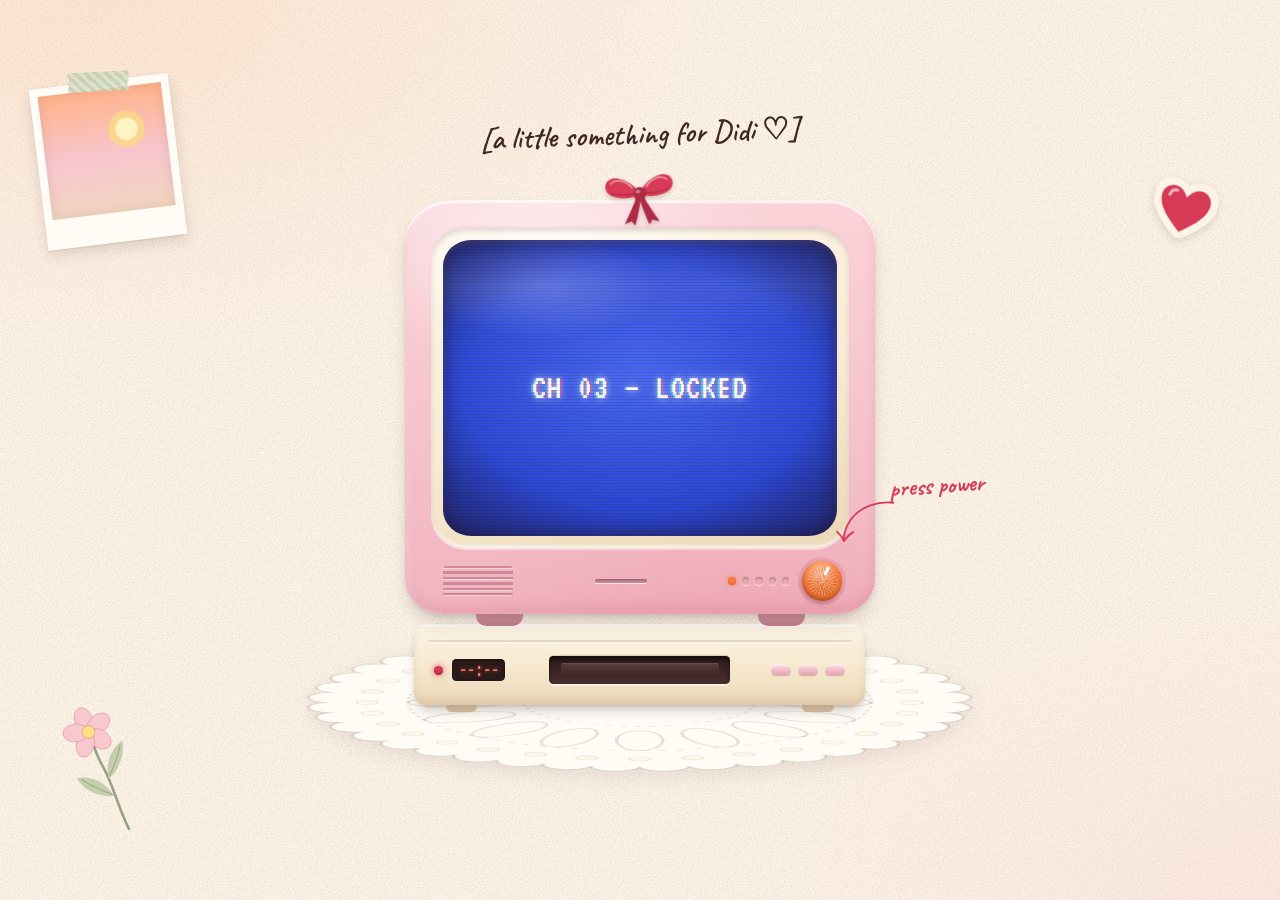
<file: index.html>
<!doctype html>
<html lang="en">
<head>
  <meta charset="utf-8">
  <meta name="viewport" content="width=device-width, initial-scale=1, viewport-fit=cover">
  <title>Didi's TV</title>
  <meta name="theme-color" content="#FFF6EA">
  <link rel="preconnect" href="https://fonts.googleapis.com">
  <link rel="preconnect" href="https://fonts.gstatic.com" crossorigin>
  <link rel="stylesheet" href="https://fonts.googleapis.com/css2?family=Bagel+Fat+One&family=Caveat:wght@400;600;700&family=Playfair+Display:ital,wght@0,400;0,600;0,700;1,400;1,600&family=Shrikhand&family=Special+Elite&family=VT323&display=swap">
  <link rel="stylesheet" href="css/base.css">
  <link rel="stylesheet" href="css/tv.css">
  <link rel="stylesheet" href="css/header.css">
  <link rel="stylesheet" href="css/lock.css">
  <link rel="stylesheet" href="css/labels.css">
  <link rel="stylesheet" href="css/shelf.css">
  <link rel="stylesheet" href="css/player.css">
  <link rel="stylesheet" href="css/credits.css">
  <link rel="stylesheet" href="css/app.css">
</head>
<body>
  <div id="app"></div>
  <div class="flash" aria-hidden="true"></div>

  <script src="js/config.js"></script>
  <script src="js/icons.js"></script>
  <script src="js/sound.js"></script>
  <script src="js/sha256.js"></script>
  <script src="js/effects.js"></script>
  <script src="js/tv.js"></script>
  <script src="js/header.js"></script>
  <script src="js/tape.js"></script>
  <script src="js/lock.js"></script>
  <script src="js/shelf.js"></script>
  <script src="js/player.js"></script>
  <script src="js/credits.js"></script>
  <script src="js/app.js"></script>
</body>
</html>
</file>
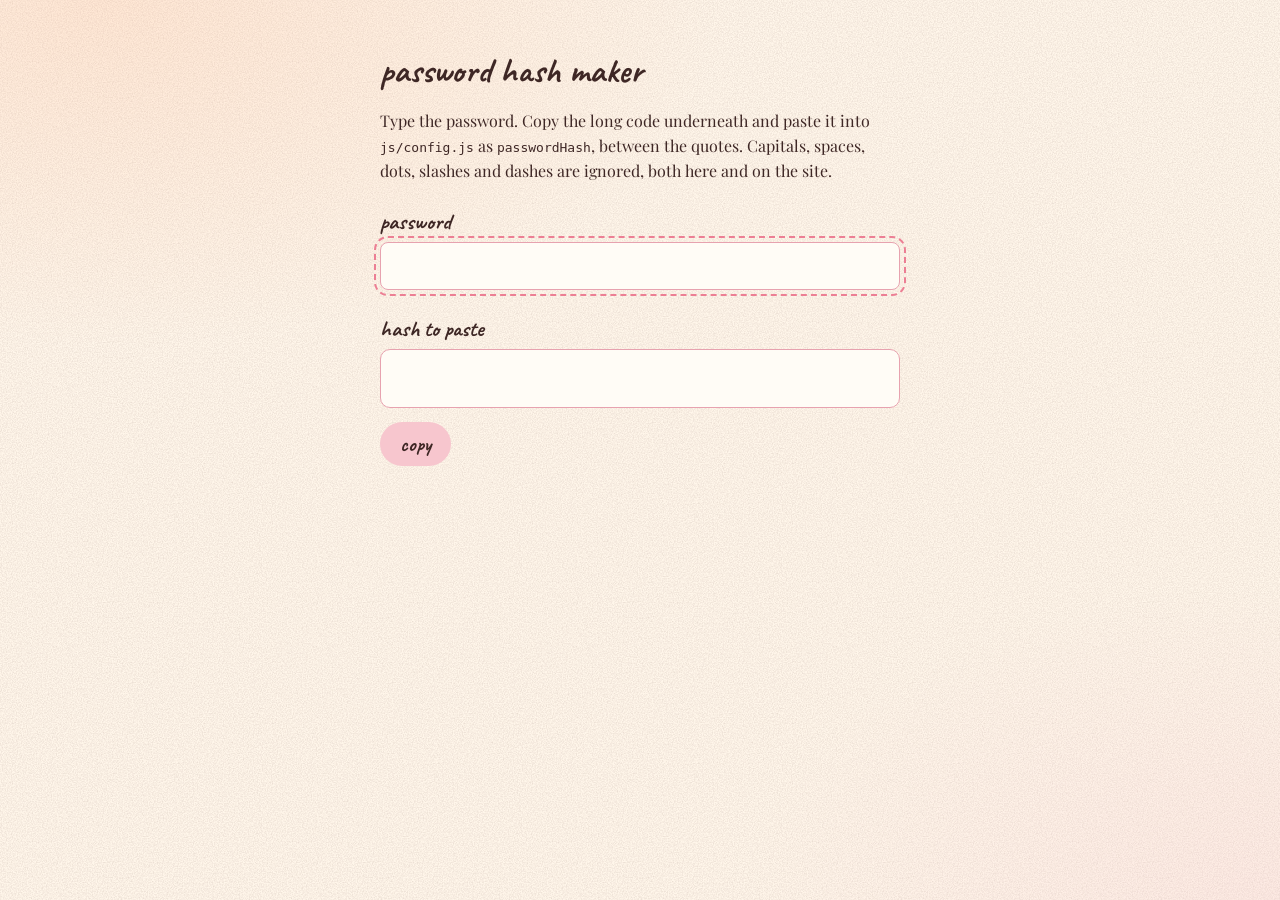
<file: tools/hash-password.html>
<!doctype html>
<html lang="en">
<head>
  <meta charset="utf-8">
  <meta name="viewport" content="width=device-width, initial-scale=1">
  <title>Password hash maker — Didi's TV</title>
  <link rel="stylesheet" href="https://fonts.googleapis.com/css2?family=Caveat:wght@600;700&family=Playfair+Display:ital@0;1&family=VT323&display=swap">
  <link rel="stylesheet" href="../css/base.css">
  <style>
    main { max-width: 560px; margin: 0 auto; padding: 48px 20px; }
    h1 { font-family: var(--font-hand); font-size: 2.2rem; margin: 0 0 8px; }
    p { font-family: var(--font-serif); line-height: 1.55; }
    label { display: block; font-family: var(--font-hand); font-size: 1.4rem; font-weight: 700; margin: 24px 0 6px; }
    input, output {
      display: block; width: 100%; padding: 12px 14px; border-radius: 10px;
      border: 1.5px solid var(--blush-deep); background: #FFFCF6;
      font-family: var(--font-osd); font-size: 1.4rem; color: var(--cocoa);
    }
    output { min-height: 3.2em; word-break: break-all; font-size: 1.15rem; }
    .cleaned { font-family: var(--font-osd); font-size: 1.2rem; color: var(--cocoa-soft); margin: 6px 0 0; }
    button {
      margin-top: 14px; min-height: 44px; padding: 6px 20px; border: 0; border-radius: 22px; cursor: pointer;
      font-family: var(--font-hand); font-size: 1.3rem; font-weight: 700; background: var(--blush);
    }
    button:hover { background: var(--rose); color: #fff; }
    .done { font-family: var(--font-hand); font-size: 1.2rem; color: var(--cherry); margin-left: 10px; }
  </style>
</head>
<body>
  <main>
    <h1>password hash maker</h1>
    <p>Type the password. Copy the long code underneath and paste it into <code>js/config.js</code> as
       <code>passwordHash</code>, between the quotes. Capitals, spaces, dots, slashes and dashes are
       ignored, both here and on the site.</p>

    <label for="pw">password</label>
    <input id="pw" type="text" autocomplete="off" autocapitalize="none" spellcheck="false">
    <p class="cleaned" id="cleaned" aria-live="polite"></p>

    <label for="hash">hash to paste</label>
    <output id="hash" for="pw"></output>
    <button type="button" id="copy">copy</button><span class="done" id="done" aria-live="polite"></span>
  </main>

  <script src="../js/sha256.js"></script>
  <script>
    (function () {
      var pw = document.getElementById("pw");
      var out = document.getElementById("hash");
      var cleaned = document.getElementById("cleaned");
      var done = document.getElementById("done");

      pw.addEventListener("input", function () {
        var clean = DidiHash.normalize(pw.value);
        cleaned.textContent = clean ? "hashed as: " + clean : "";
        if (!clean) { out.textContent = ""; return; }
        DidiHash.sha256(clean).then(function (hash) {
          if (DidiHash.normalize(pw.value) === clean) out.textContent = hash;
        });
      });

      document.getElementById("copy").addEventListener("click", function () {
        var text = out.textContent;
        if (!text) return;
        function fallback() {
          var range = document.createRange();
          range.selectNodeContents(out);
          var sel = window.getSelection();
          sel.removeAllRanges();
          sel.addRange(range);
          var ok = false;
          try { ok = document.execCommand("copy"); } catch (e) {}
          done.textContent = ok ? "copied ♡" : "selected — press Cmd+C";
        }
        if (navigator.clipboard && window.isSecureContext) {
          navigator.clipboard.writeText(text).then(function () { done.textContent = "copied ♡"; }, fallback);
        } else {
          fallback();
        }
        setTimeout(function () { done.textContent = ""; }, 2500);
      });

      pw.focus();
    })();
  </script>
</body>
</html>
</file>
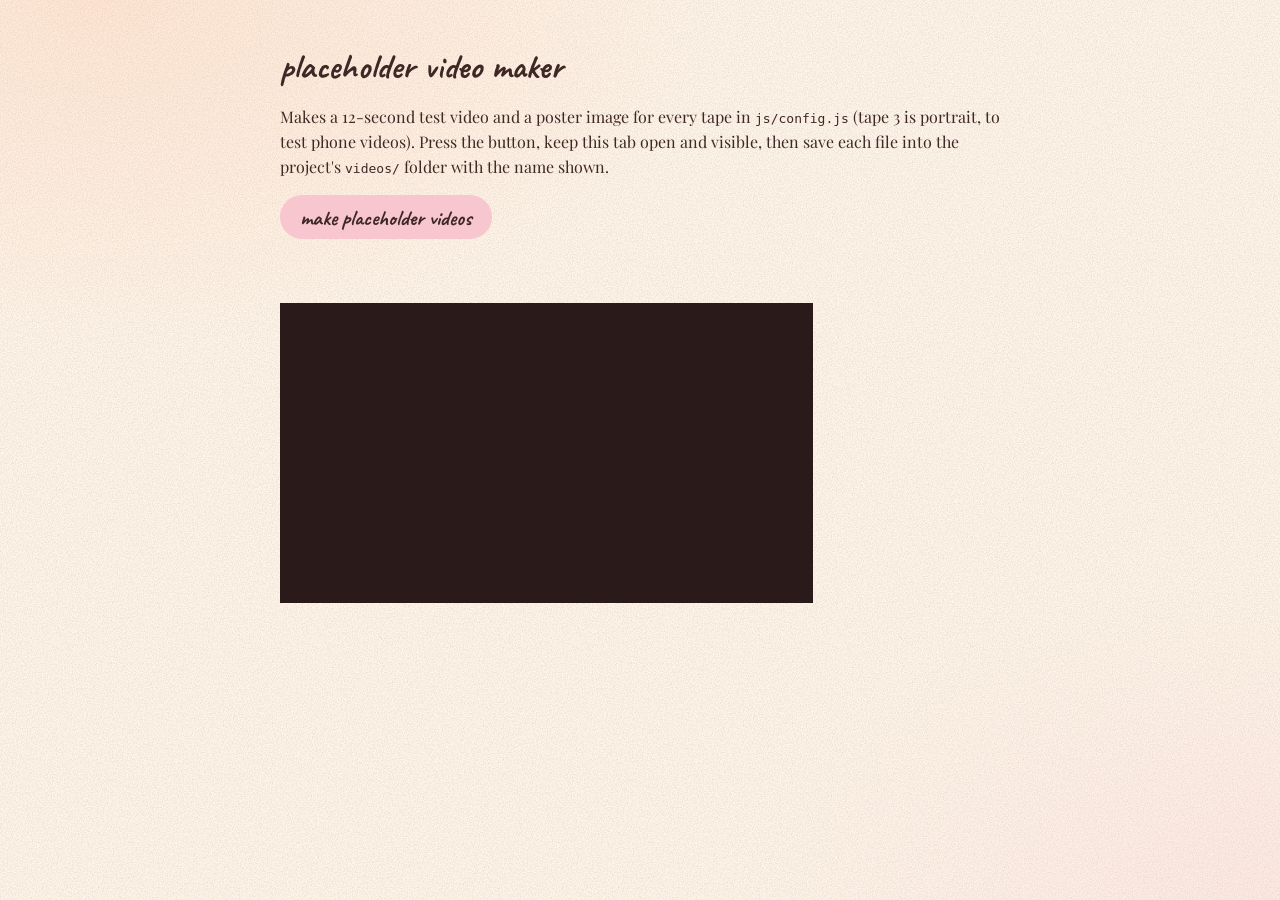
<file: tools/make-placeholders.html>
<!doctype html>
<html lang="en">
<head>
  <meta charset="utf-8">
  <meta name="viewport" content="width=device-width, initial-scale=1">
  <title>Placeholder videos — Didi's TV</title>
  <link rel="stylesheet" href="https://fonts.googleapis.com/css2?family=Caveat:wght@600;700&family=Playfair+Display:ital@0;1&family=VT323&display=swap">
  <link rel="stylesheet" href="../css/base.css">
  <style>
    main { max-width: 760px; margin: 0 auto; padding: 44px 20px 80px; }
    h1 { font-family: var(--font-hand); font-size: 2.2rem; margin: 0 0 8px; }
    p, li { font-family: var(--font-serif); line-height: 1.55; }
    button {
      min-height: 44px; padding: 6px 20px; border: 0; border-radius: 22px; cursor: pointer;
      font-family: var(--font-hand); font-size: 1.35rem; font-weight: 700; background: var(--blush);
    }
    button:hover:not(:disabled) { background: var(--rose); color: #fff; }
    button:disabled { opacity: .5; cursor: default; }
    #status { font-family: var(--font-osd); font-size: 1.3rem; margin: 16px 0; min-height: 1.5em; }
    #preview { display: block; max-width: 100%; max-height: 300px; margin: 14px 0; background: var(--cocoa-deep); }
    #files { list-style: none; padding: 0; }
    #files li { display: flex; gap: 14px; align-items: center; padding: 6px 0; border-bottom: 1px dashed var(--blush-deep); }
    #files a { font-family: var(--font-osd); font-size: 1.25rem; color: var(--cherry); }
  </style>
</head>
<body>
  <main>
    <h1>placeholder video maker</h1>
    <p>Makes a 12-second test video and a poster image for every tape in <code>js/config.js</code>
       (tape 3 is portrait, to test phone videos). Press the button, keep this tab open and visible,
       then save each file into the project's <code>videos/</code> folder with the name shown.</p>
    <button type="button" id="make">make placeholder videos</button>
    <p id="status" aria-live="polite"></p>
    <canvas id="preview" width="1280" height="720"></canvas>
    <ul id="files"></ul>
  </main>

  <script src="../js/config.js"></script>
  <script>
    (function () {
      var SECONDS = 12;
      var PORTRAIT_TAPE = 3;
      var BARS = ["#F8EBD3", "#FBDF7E", "#7FD6C9", "#9FBF7A", "#EC7F94", "#D63A55", "#2F4BD8"];
      var NOTES = [523.25, 587.33, 659.25, 783.99, 659.25, 587.33]; // a soft little loop

      function mimeType() {
        var options = ["video/mp4;codecs=avc1.42E01E,mp4a.40.2", "video/mp4", "video/webm;codecs=vp8,opus"];
        for (var i = 0; i < options.length; i++) {
          if (window.MediaRecorder && MediaRecorder.isTypeSupported(options[i])) return options[i];
        }
        return "";
      }

      function heart(ctx, x, y, s, color) {
        ctx.save();
        ctx.translate(x, y);
        ctx.scale(s / 100, s / 100);
        ctx.beginPath();
        ctx.moveTo(50, 88);
        ctx.bezierCurveTo(20, 66, 4, 48, 4, 30);
        ctx.bezierCurveTo(4, 16, 15, 6, 28, 6);
        ctx.bezierCurveTo(38, 6, 46, 12, 50, 20);
        ctx.bezierCurveTo(54, 12, 62, 6, 72, 6);
        ctx.bezierCurveTo(85, 6, 96, 16, 96, 30);
        ctx.bezierCurveTo(96, 48, 80, 66, 50, 88);
        ctx.fillStyle = color;
        ctx.fill();
        ctx.restore();
      }

      function draw(ctx, w, h, n, t) {
        var barsH = h * 0.62;
        var bw = w / BARS.length;
        BARS.forEach(function (c, i) { ctx.fillStyle = c; ctx.fillRect(Math.floor(i * bw), 0, Math.ceil(bw), barsH); });
        ctx.fillStyle = "#3E2725";
        ctx.fillRect(0, barsH, w, h - barsH);
        // warm grey ramp
        for (var i = 0; i < 8; i++) {
          var v = 40 + i * 28;
          ctx.fillStyle = "rgb(" + v + "," + Math.round(v * .93) + "," + Math.round(v * .88) + ")";
          ctx.fillRect(i * w / 8, barsH, w / 8 + 1, h * 0.06);
        }
        // center plate
        var pw = Math.min(w * 0.7, 760), ph = Math.min(h * 0.26, 220);
        var px = (w - pw) / 2, py = barsH / 2 - ph / 2;
        ctx.fillStyle = "rgba(42,26,25,.86)";
        ctx.fillRect(px, py, pw, ph);
        ctx.fillStyle = "#FFFFFF";
        ctx.textAlign = "center";
        ctx.textBaseline = "middle";
        ctx.font = Math.round(ph * 0.52) + "px VT323, monospace";
        ctx.fillText("TAPE " + n, w / 2, py + ph * 0.42);
        ctx.font = Math.round(ph * 0.17) + "px VT323, monospace";
        ctx.fillStyle = "#FBDF7E";
        ctx.fillText("PLACEHOLDER VIDEO", w / 2, py + ph * 0.8);
        // bouncing heart
        var lane = barsH + h * 0.1;
        var travel = w - 140;
        var pos = (Math.sin(t * 1.6) * 0.5 + 0.5) * travel + 20;
        heart(ctx, pos, lane, Math.min(100, h * 0.12), "#EC7F94");
        // timecode + progress
        var secs = Math.floor(t);
        var tc = "00:" + ("0" + secs).slice(-2) + ":" + ("0" + Math.floor((t % 1) * 30)).slice(-2);
        ctx.font = Math.round(Math.min(w, h) * 0.07) + "px VT323, monospace";
        ctx.fillStyle = "#FFFFFF";
        ctx.textAlign = "left";
        ctx.fillText("PLAY ▸  " + tc, 30, h - Math.min(w, h) * 0.07);
        ctx.fillStyle = "#EC7F94";
        ctx.fillRect(0, h - 10, w * Math.min(1, t / SECONDS), 10);
      }

      /* Records one placeholder. Resolves { video: Blob, poster: Blob, ext } */
      function makeOne(n, preview) {
        var portrait = n === PORTRAIT_TAPE;
        var w = portrait ? 720 : 1280, h = portrait ? 1280 : 720;
        var canvas = document.createElement("canvas");
        canvas.width = w; canvas.height = h;
        var ctx = canvas.getContext("2d");
        var pctx = preview.getContext("2d");

        var audio = new (window.AudioContext || window.webkitAudioContext)();
        var dest = audio.createMediaStreamDestination();
        var gain = audio.createGain();
        gain.gain.value = 0.06;
        gain.connect(dest);
        var osc = audio.createOscillator();
        osc.type = "sine";
        osc.connect(gain);
        var start = audio.currentTime + 0.05;
        for (var s = 0; s < SECONDS * 2; s++) {
          osc.frequency.setValueAtTime(NOTES[(s + n) % NOTES.length] / (portrait ? 2 : 1), start + s * 0.5);
        }
        osc.start(start);

        var stream = canvas.captureStream(30);
        dest.stream.getAudioTracks().forEach(function (tr) { stream.addTrack(tr); });
        var type = mimeType();
        var rec = new MediaRecorder(stream, type ? { mimeType: type, videoBitsPerSecond: 1500000 } : undefined);
        var chunks = [];
        rec.ondataavailable = function (e) { if (e.data && e.data.size) chunks.push(e.data); };

        return audio.resume().then(function () {
          return new Promise(function (resolve) {
            var poster = null;
            var t0 = performance.now();
            draw(ctx, w, h, n, 0);
            rec.start(1000);
            var timer = setInterval(function () {
              var t = (performance.now() - t0) / 1000;
              draw(ctx, w, h, n, Math.min(t, SECONDS));
              pctx.fillStyle = "#2A1A19";
              pctx.fillRect(0, 0, preview.width, preview.height);
              var sc = Math.min(preview.width / w, preview.height / h);
              pctx.drawImage(canvas, (preview.width - w * sc) / 2, (preview.height - h * sc) / 2, w * sc, h * sc);
              if (!poster && t > 2) {
                poster = "pending";
                canvas.toBlob(function (b) { poster = b; }, "image/jpeg", 0.85);
              }
              if (t >= SECONDS) {
                clearInterval(timer);
                rec.onstop = function () {
                  osc.stop(); audio.close();
                  var finish = function () {
                    if (poster === "pending" || !poster) return setTimeout(finish, 50);
                    resolve({ video: new Blob(chunks, { type: rec.mimeType || type }), poster: poster,
                              ext: /webm/.test(rec.mimeType || type) ? "webm" : "mp4" });
                  };
                  finish();
                };
                rec.stop();
              }
            }, 1000 / 30);
          });
        });
      }

      /* Makes all tapes in order. onFile(name, blob) is called for each file. */
      function makeAll(onFile, onStatus) {
        var tapes = window.DIDI_CONFIG.tapes;
        var preview = document.getElementById("preview");
        var i = 0;
        function next() {
          if (i >= tapes.length) return Promise.resolve();
          var n = tapes[i++].id;
          onStatus("recording tape " + n + " of " + tapes.length + "… (" + SECONDS + " s)");
          return makeOne(n, preview).then(function (out) {
            onFile("tape-" + n + "." + out.ext, out.video);
            onFile("tape-" + n + ".jpg", out.poster);
            return next();
          });
        }
        return document.fonts.load("80px VT323").then(next);
      }
      window.makeAllPlaceholders = makeAll;

      var list = document.getElementById("files");
      var status = document.getElementById("status");
      document.getElementById("make").addEventListener("click", function () {
        var btn = this;
        btn.disabled = true;
        list.replaceChildren();
        if (!mimeType()) { status.textContent = "This browser can't record video. Try Chrome or Safari."; btn.disabled = false; return; }
        makeAll(function (name, blob) {
          var li = document.createElement("li");
          var a = document.createElement("a");
          a.href = URL.createObjectURL(blob);
          a.download = name;
          a.textContent = "save " + name;
          var size = document.createElement("span");
          size.textContent = (blob.size / 1024 / 1024).toFixed(1) + " MB";
          li.append(a, size);
          list.appendChild(li);
        }, function (s) { status.textContent = s; }).then(function () {
          status.textContent = "done ♡ save each file into the videos/ folder";
          btn.disabled = false;
        });
      });
    })();
  </script>
</body>
</html>
</file>
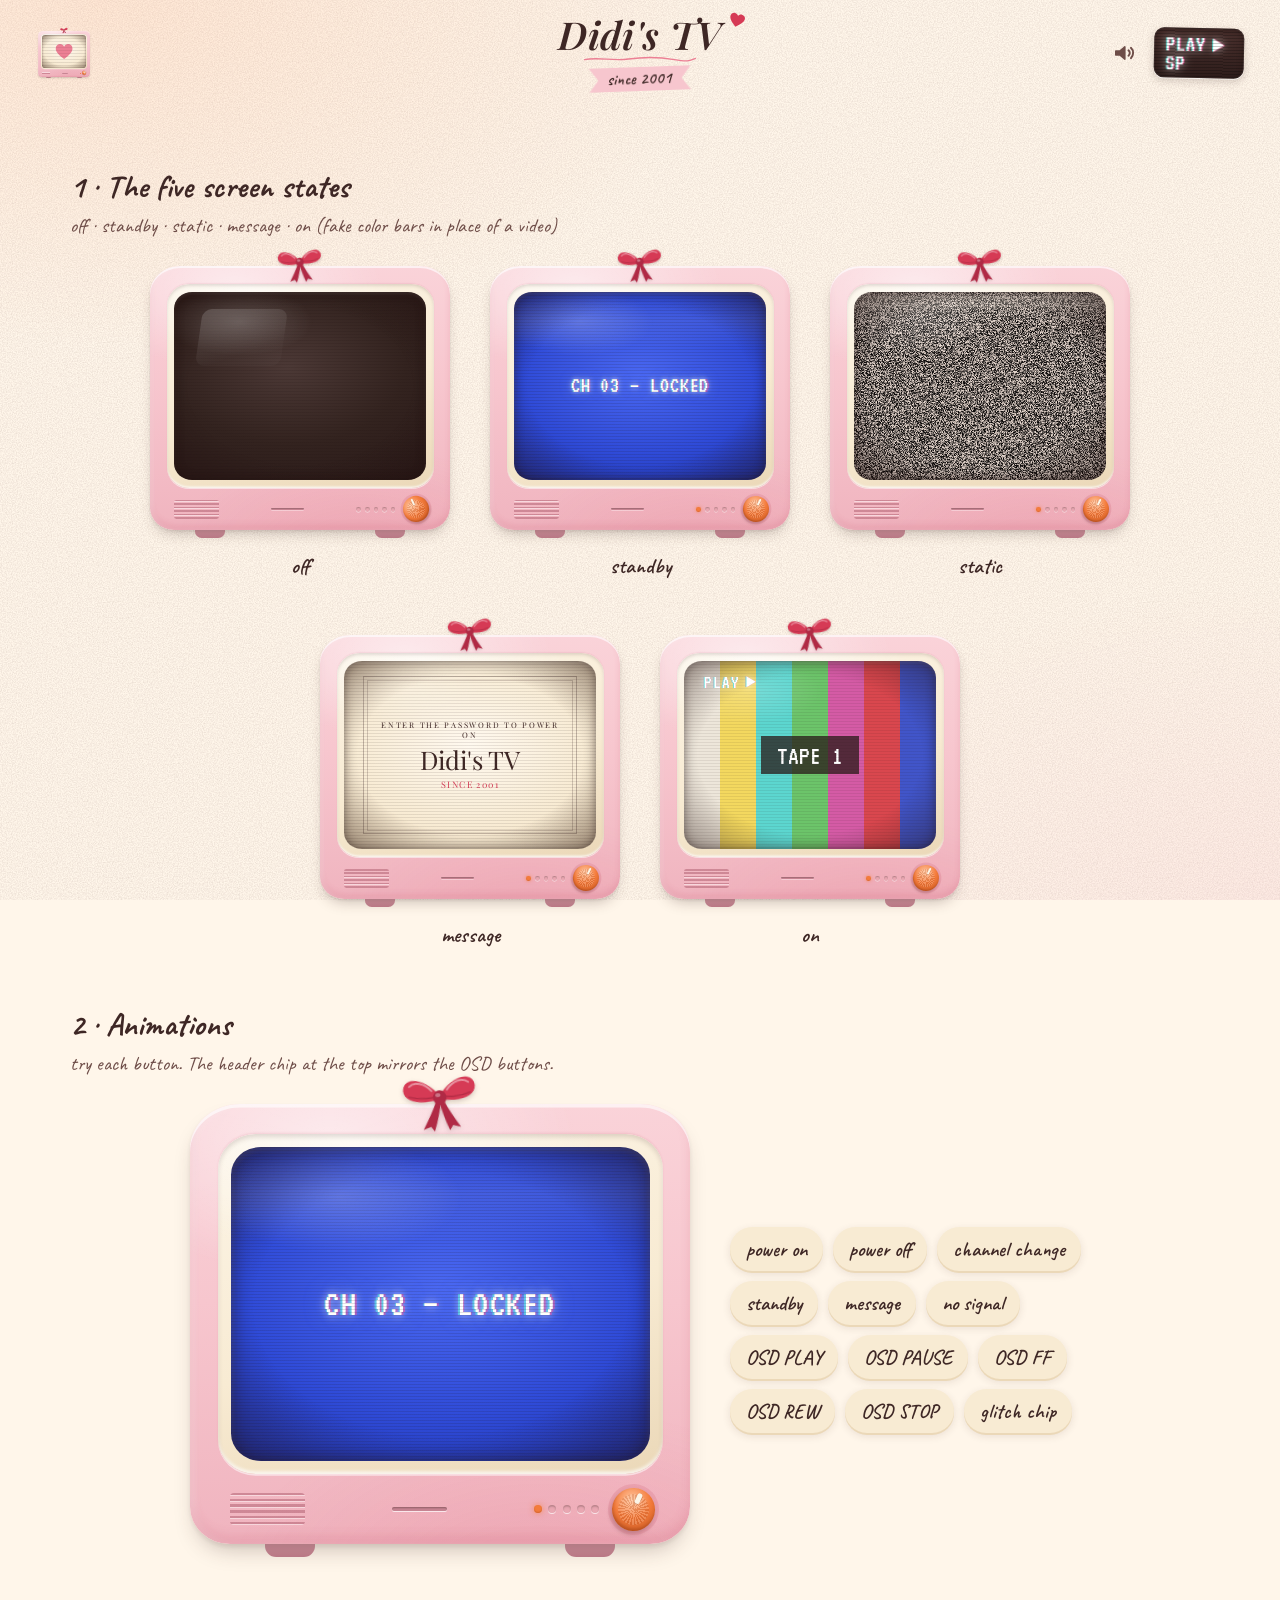
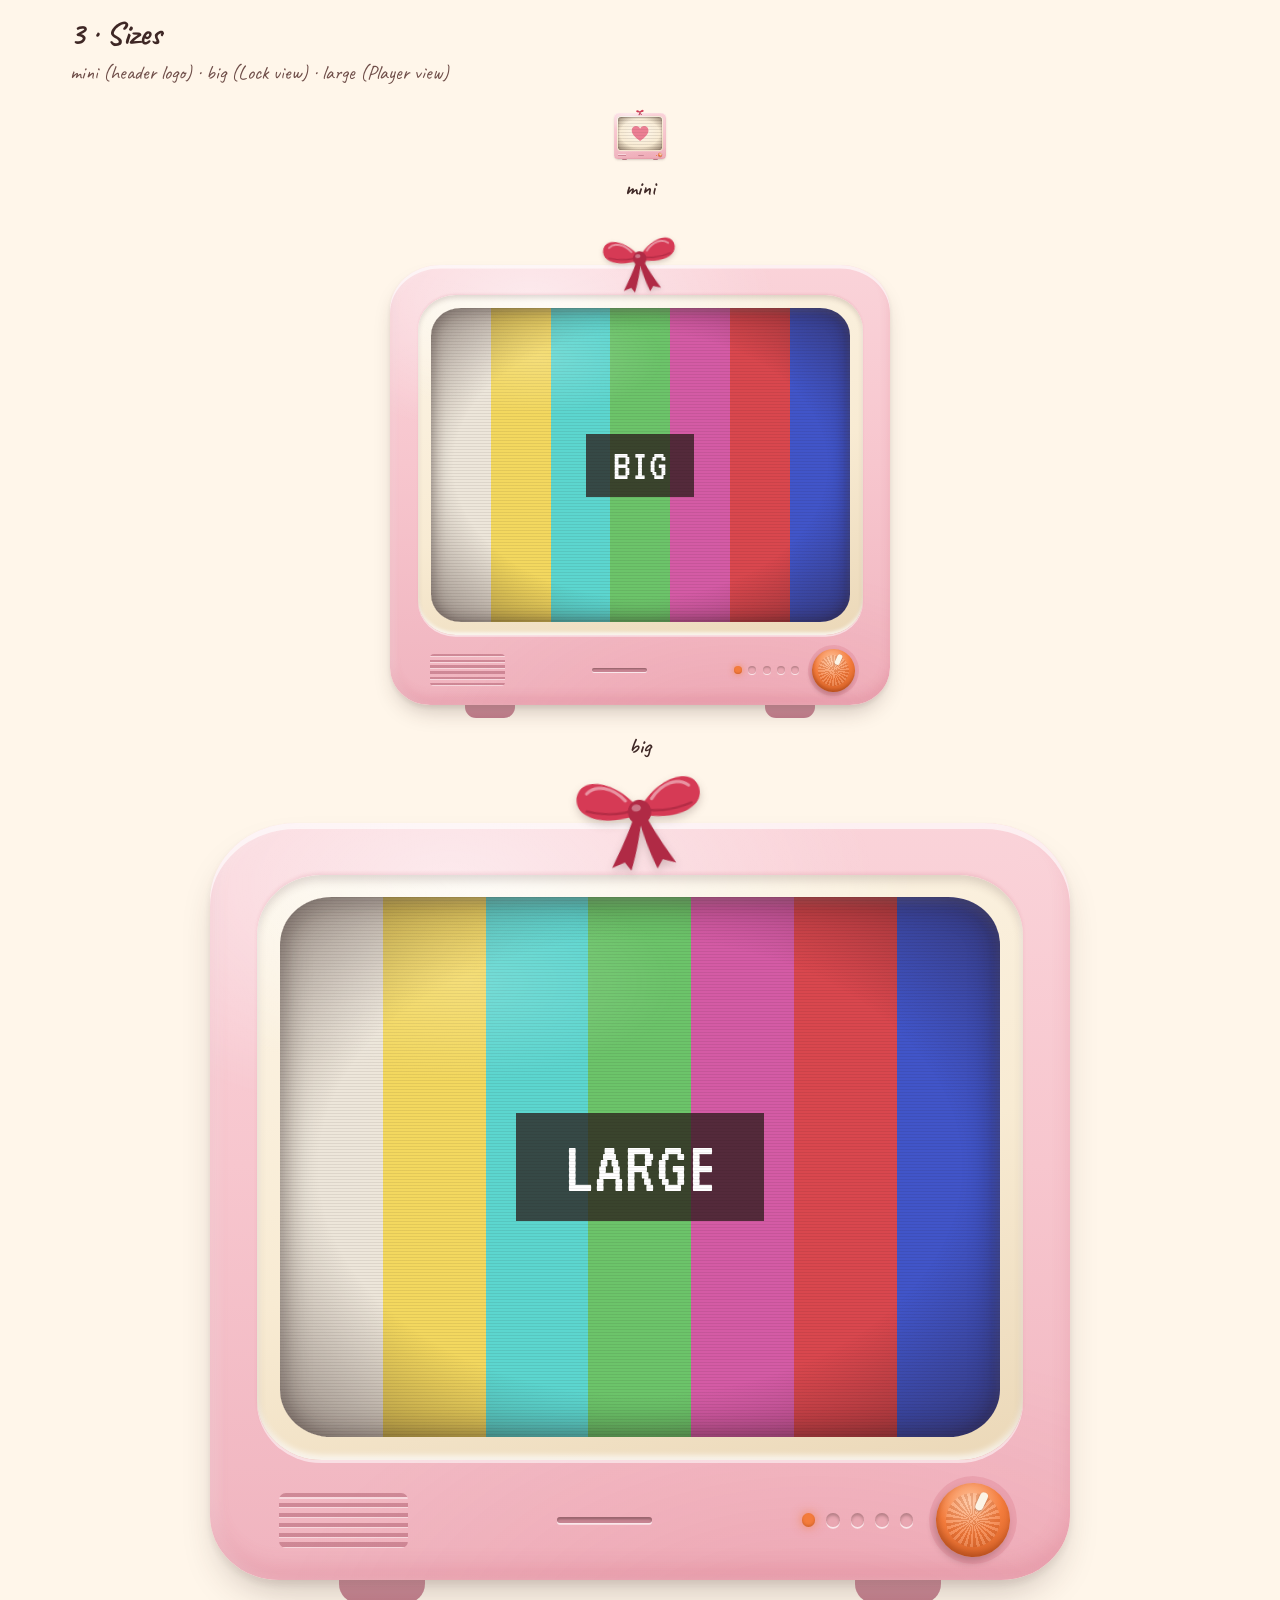
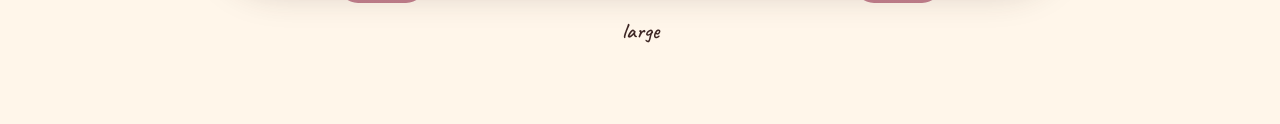
<file: tools/tv-test.html>
<!doctype html>
<html lang="en">
<head>
  <meta charset="utf-8">
  <meta name="viewport" content="width=device-width, initial-scale=1, viewport-fit=cover">
  <title>TV test page — Didi's TV</title>
  <link rel="preconnect" href="https://fonts.googleapis.com">
  <link rel="preconnect" href="https://fonts.gstatic.com" crossorigin>
  <link rel="stylesheet" href="https://fonts.googleapis.com/css2?family=Bagel+Fat+One&family=Caveat:wght@400;600;700&family=Playfair+Display:ital,wght@0,400;0,600;0,700;1,400;1,600&family=Shrikhand&family=Special+Elite&family=VT323&display=swap">
  <link rel="stylesheet" href="../css/base.css">
  <link rel="stylesheet" href="../css/tv.css">
  <link rel="stylesheet" href="../css/header.css">
  <style>
    /* Test-page-only layout — not part of the site */
    main { max-width: 1180px; margin: 0 auto; padding: 8px 20px 80px; }
    .t-section { margin-top: 56px; }
    .t-h2 { font-family: var(--font-hand); font-weight: 700; font-size: 2rem; margin: 0 0 6px; }
    .t-note { font-family: var(--font-hand); font-size: 1.25rem; margin: 0 0 28px; color: var(--cocoa-soft); }
    .t-grid { display: flex; flex-wrap: wrap; gap: 56px 40px; justify-content: center; align-items: flex-end; }
    .t-cell { display: flex; flex-direction: column; align-items: center; gap: 14px; }
    #states .tv { --tv-w: min(80vw, 300px); }
    .t-cap { font-family: var(--font-hand); font-size: 1.35rem; font-weight: 600; }
    .t-play { display: flex; flex-wrap: wrap; gap: 40px; align-items: center; justify-content: center; }
    .t-buttons { display: flex; flex-wrap: wrap; gap: 10px; max-width: 360px; }
    .t-buttons button {
      min-height: 44px; padding: 6px 16px; border: 0; border-radius: 22px; cursor: pointer;
      font-family: var(--font-hand); font-size: 1.3rem; font-weight: 600;
      background: var(--cream); box-shadow: 0 2px 0 var(--cream-deep), 0 3px 8px rgba(62,39,37,.12);
    }
    .t-buttons button:hover { background: var(--blush); }
    .t-buttons button:active { transform: translateY(2px); box-shadow: 0 0 0 var(--cream-deep); }
    .t-sizes { display: flex; flex-direction: column; align-items: center; gap: 64px; }
    /* Fake "video" for the on state: color bars test card */
    .test-card { position: absolute; inset: 0; display: grid; place-items: center;
      background: linear-gradient(90deg, #EDE6DA 0 14.28%, #F3D85F 0 28.56%, #5CD6CF 0 42.84%, #6CC46A 0 57.12%, #D45BA5 0 71.4%, #D9474E 0 85.68%, #4155C9 0); }
    .test-card span { font-family: var(--font-osd); font-size: 9cqw; color: #fff; background: rgba(42,26,25,.75); padding: .2em .6em; }
  </style>
</head>
<body>
  <main>
    <section class="t-section">
      <h2 class="t-h2">1 · The five screen states</h2>
      <p class="t-note">off · standby · static · message · on (fake color bars in place of a video)</p>
      <div class="t-grid" id="states"></div>
    </section>

    <section class="t-section">
      <h2 class="t-h2">2 · Animations</h2>
      <p class="t-note">try each button. The header chip at the top mirrors the OSD buttons.</p>
      <div class="t-play">
        <div id="demo"></div>
        <div class="t-buttons" id="controls"></div>
      </div>
    </section>

    <section class="t-section">
      <h2 class="t-h2">3 · Sizes</h2>
      <p class="t-note">mini (header logo) · big (Lock view) · large (Player view)</p>
      <div class="t-sizes" id="sizes"></div>
    </section>
  </main>

  <script src="../js/config.js"></script>
  <script src="../js/icons.js"></script>
  <script src="../js/sound.js"></script>
  <script src="../js/tv.js"></script>
  <script src="../js/header.js"></script>
  <script>
    (function () {
      var CFG = window.DIDI_CONFIG;

      /* Header */
      var header = Header.create({ onLogo: function () { alert("Logo → Shelf (from Phase 3)"); } });
      document.body.insertBefore(header.el, document.querySelector("main"));

      function testCard(text) {
        var d = document.createElement("div");
        d.className = "test-card";
        var s = document.createElement("span");
        s.textContent = text;
        d.appendChild(s);
        return d;
      }
      function passwordMessage() {
        var wrap = document.createElement("div");
        var small = document.createElement("p");
        small.className = "tv-msg__small";
        small.textContent = CFG.lock.passwordPrompt;
        var big = document.createElement("p");
        big.className = "tv-msg__big";
        big.textContent = CFG.site.title;
        var accent = document.createElement("p");
        accent.className = "tv-msg__accent";
        accent.textContent = CFG.site.since;
        wrap.append(small, big, accent);
        return wrap;
      }

      /* 1 · States */
      var states = document.getElementById("states");
      function cell(label, setup) {
        var c = document.createElement("div");
        c.className = "t-cell";
        var tv = TV.create({ size: "big" });
        setup(tv);
        var cap = document.createElement("div");
        cap.className = "t-cap";
        cap.textContent = label;
        c.append(tv.el, cap);
        states.appendChild(c);
      }
      cell("off", function (tv) { tv.turnOff(); });
      cell("standby", function (tv) { tv.showStandby(CFG.lock.standbyText); });
      cell("static", function (tv) { tv.showStatic(); });
      cell("message", function (tv) { tv.showMessage(passwordMessage()); });
      cell("on", function (tv) { tv.showVideo(testCard("TAPE 1")); tv.osd("play", { duration: 0 }); });

      /* 2 · Animations */
      var demo = TV.create({ size: "big", powerButton: true });
      document.getElementById("demo").appendChild(demo.el);
      demo.showStandby(CFG.lock.standbyText);
      var channel = 1;
      demo.knob.addEventListener("click", function () {
        if (demo.state === "off") demo.powerOn(function () { demo.showStandby(CFG.lock.standbyText); });
        else demo.powerOff();
      });

      var controls = document.getElementById("controls");
      function btn(label, fn) {
        var b = document.createElement("button");
        b.type = "button";
        b.textContent = label;
        b.addEventListener("click", fn);
        controls.appendChild(b);
      }
      btn("power on", function () {
        demo.powerOn(function () { demo.showVideo(testCard("TAPE " + channel)); });
      });
      btn("power off", function () { demo.powerOff(); });
      btn("channel change", function () {
        channel = channel % 6 + 1;
        demo.channelChange(function () { demo.showVideo(testCard("TAPE " + channel)); }, 550)
          .then(function () { demo.osd("play"); header.setStatus("play"); });
      });
      btn("standby", function () { demo.showStandby(CFG.lock.standbyText); });
      btn("message", function () { demo.showMessage(passwordMessage()); });
      btn("no signal", function () {
        demo.channelChange(function () { demo.showStatic(); }, 300);
        demo.osd(document.createTextNode(CFG.lock.noSignal), { duration: 1500 });
      });
      ["play", "pause", "ff", "rew", "stop"].forEach(function (k) {
        btn("OSD " + CFG.osd[k], function () { demo.osd(k); header.setStatus(k); });
      });
      btn("glitch chip", function () {
        var chip = document.querySelector(".vcr-chip");
        chip.classList.add("is-glitching");
        setTimeout(function () { chip.classList.remove("is-glitching"); }, 450);
      });

      /* 3 · Sizes */
      var sizes = document.getElementById("sizes");
      ["mini", "big", "large"].forEach(function (size) {
        var c = document.createElement("div");
        c.className = "t-cell";
        var tv = TV.create({ size: size });
        if (size === "mini") tv.showMessage(Icons.el("heart", "tv-msg__heart"));
        else tv.showVideo(testCard(size.toUpperCase()));
        var cap = document.createElement("div");
        cap.className = "t-cap";
        cap.textContent = size;
        c.append(tv.el, cap);
        sizes.appendChild(c);
      });
    })();
  </script>
</body>
</html>
</file>
<file: css/base.css>
/* =========================================================
   Base: palette, fonts, paper background, shared bits
   ========================================================= */

:root {
  /* Palette (BRIEF §2) */
  --paper: #FFF6EA;
  --cream: #F8EBD3;
  --blush: #F7C6CE;
  --rose: #EC7F94;
  --cherry: #D63A55;
  --butter: #FBDF7E;
  --peach: #FFB38A;
  --tangerine: #F47C3C;
  --sage: #BFCBA8;
  --cocoa: #3E2725;
  --crt-blue: #2F4BD8;
  --osd: #FFFFFF;
  --osd-cyan: #5CF2E8;
  --osd-magenta: #FF4F9A;

  /* Lighter / deeper shades derived from the palette */
  --blush-light: #FBDCE1;
  --blush-deep: #E7A2AF;
  --cream-light: #FCF4E6;
  --cream-deep: #EBD8B8;
  --cocoa-soft: #6E4D48;
  --cocoa-deep: #2A1A19;   /* warm near-black: screen glass, letterbox */

  /* Fonts (6 families — see index/test page <link>) */
  --font-hand: "Caveat", "Bradley Hand", "Segoe Print", cursive;
  --font-serif: "Playfair Display", "Didot", Georgia, serif;
  --font-osd: "VT323", "Courier New", monospace;
  --font-bubble: "Bagel Fat One", "Arial Rounded MT Bold", sans-serif;
  --font-type: "Special Elite", "American Typewriter", "Courier New", monospace;
  --font-70s: "Shrikhand", "Cooper Black", Georgia, serif;

  /* Motion */
  --ease-out: cubic-bezier(.22, 1, .36, 1);
  --ease-spring: cubic-bezier(.34, 1.56, .64, 1);

  /* VHS color split, reused by every OSD text */
  --osd-split: drop-shadow(-1px 0 rgba(92, 242, 232, .85))
               drop-shadow(1px 0 rgba(255, 79, 154, .75))
               drop-shadow(0 0 4px rgba(255, 255, 255, .55));
}

*, *::before, *::after { box-sizing: border-box; }

html { -webkit-text-size-adjust: 100%; }

html, body { margin: 0; }

body {
  min-height: 100vh;
  min-height: 100dvh;
  background-color: var(--paper);
  color: var(--cocoa);
  font-family: var(--font-serif);
  -webkit-font-smoothing: antialiased;
  overflow-x: hidden;
}

/* Paper grain (SVG noise) — sits behind everything */
body::before,
body::after {
  content: "";
  position: fixed;
  inset: 0;
  z-index: -1;
  pointer-events: none;
}
body::before {
  background-image: url("data:image/svg+xml;utf8,<svg xmlns='http://www.w3.org/2000/svg' width='260' height='260'><filter id='g'><feTurbulence type='fractalNoise' baseFrequency='.8' numOctaves='3' stitchTiles='stitch'/><feColorMatrix values='0 0 0 0 .24  0 0 0 0 .15  0 0 0 0 .13  0 0 0 .55 -.18'/></filter><rect width='100%' height='100%' filter='url(%23g)'/></svg>");
  opacity: .55;
}
/* Warm sunlight from the top-left corner */
body::after {
  background:
    radial-gradient(ellipse 70% 55% at 8% 0%, rgba(255, 179, 138, .22), transparent 70%),
    radial-gradient(ellipse 60% 50% at 100% 100%, rgba(247, 198, 206, .25), transparent 70%);
}

button { font: inherit; color: inherit; }

img, svg { display: block; }

/* Focus: dashed rose outline, like stitching */
:focus-visible {
  outline: 2px dashed var(--rose);
  outline-offset: 4px;
  border-radius: 8px;
}

.sr-only {
  position: absolute !important;
  width: 1px; height: 1px;
  margin: -1px; padding: 0;
  overflow: hidden;
  clip: rect(0 0 0 0);
  white-space: nowrap;
  border: 0;
}

/* Inline SVG icon from the sprite in js/icons.js */
.icon {
  width: 1em;
  height: 1em;
  fill: currentColor;
  flex: none;
}

/* VHS on-screen-display text: white + cyan/magenta split + glow */
.osd-text {
  font-family: var(--font-osd);
  color: var(--osd);
  letter-spacing: .04em;
  filter: var(--osd-split);
}
.osd-text .icon {
  display: inline-block;
  vertical-align: -0.08em;
  width: .72em;
  height: .72em;
  margin-left: .18em;
}

/* Washi tape strip (size it per use) */
.washi {
  position: absolute;
  width: 4em;
  height: 1.2em;
  background:
    repeating-linear-gradient(45deg, rgba(255, 255, 255, .38) 0 .22em, transparent .22em .44em),
    var(--washi-color, var(--rose));
  opacity: .82;
  clip-path: polygon(2% 0, 98% 0, 100% 16%, 97% 32%, 100% 50%, 96% 68%, 100% 84%, 98% 100%,
                     2% 100%, 0 84%, 3% 68%, 0 50%, 4% 32%, 0 16%);
}
</file>
<file: css/tv.css>
/* =========================================================
   The TV — one component, any size.
   Set --tv-w on .tv (or use a size class). Every measurement
   inside uses cqw (1cqw = 1% of the TV's width), so the whole
   TV scales together.
   ========================================================= */

.tv {
  --tv-w: 480px;
  position: relative;
  width: var(--tv-w);
  max-width: 100%;
  flex: none;
  container-type: inline-size;
  -webkit-tap-highlight-color: transparent;
}

.tv--mini  { --tv-w: 52px; }
.tv--big   { --tv-w: min(86vw, 500px); }
.tv--large { --tv-w: min(92vw, 860px); }

/* ---------- Body ---------- */
.tv__body {
  position: relative;
  padding: 6cqw 5.5cqw 0;
  border-radius: 10cqw 10cqw 8cqw 8cqw / 9cqw 9cqw 7.5cqw 7.5cqw;
  background:
    radial-gradient(ellipse 70% 45% at 28% 8%, rgba(255, 255, 255, .55), transparent 70%),
    radial-gradient(ellipse 90% 60% at 70% 110%, rgba(214, 58, 85, .12), transparent 70%),
    linear-gradient(180deg, #FAD3D9 0%, var(--blush) 45%, #F0B4BF 100%);
  box-shadow:
    inset 0 .7cqw 0 rgba(255, 255, 255, .65),
    inset 0 -1.6cqw 2.2cqw rgba(190, 70, 95, .16),
    inset .9cqw 0 1.4cqw rgba(255, 255, 255, .25),
    0 2.4cqw 4.5cqw -1.5cqw rgba(62, 39, 37, .28),
    0 .5cqw 1cqw rgba(62, 39, 37, .08);
}

/* ---------- Bezel (cream frame around the glass) ---------- */
.tv__bezel {
  padding: 2.6cqw;
  border-radius: 7.5cqw / 7cqw;
  background:
    radial-gradient(ellipse 80% 50% at 30% 0%, rgba(255, 255, 255, .7), transparent 70%),
    linear-gradient(165deg, var(--cream-light), var(--cream) 55%, var(--cream-deep));
  box-shadow:
    inset 0 .6cqw 1.1cqw rgba(62, 39, 37, .16),
    inset 0 -.5cqw .7cqw rgba(255, 255, 255, .8),
    0 .35cqw 0 rgba(255, 255, 255, .55),
    0 -.25cqw .4cqw rgba(190, 70, 95, .12);
}

/* ---------- Screen (4:3 glass) ---------- */
.tv__screen {
  position: relative;
  aspect-ratio: 4 / 3;
  border-radius: 6cqw / 5.5cqw;
  overflow: hidden;
  isolation: isolate;
  background: var(--cocoa-deep);
  box-shadow:
    0 0 0 .6cqw rgba(62, 39, 37, .82),
    0 0 0 1cqw rgba(255, 255, 255, .35);
  /* Safari: keep animated children clipped to the rounded corners */
  -webkit-mask-image: -webkit-radial-gradient(white, black);
}

.tv__content,
.tv__layer,
.tv__scanlines,
.tv__glass,
.tv__osd,
.tv__beam {
  position: absolute;
  inset: 0;
}
.tv__scanlines,
.tv__glass,
.tv__osd,
.tv__beam { pointer-events: none; }

.tv__content { transform-origin: 50% 50%; }

.tv__layer {
  opacity: 0;
  visibility: hidden;
  transition: opacity .25s ease, visibility 0s linear .25s;
}
.tv[data-state="off"] .tv__layer--off,
.tv[data-state="standby"] .tv__layer--standby,
.tv[data-state="message"] .tv__layer--message,
.tv[data-state="on"] .tv__layer--video,
.tv[data-state="static"] .tv__layer--static,
.tv.is-static .tv__layer--static {
  opacity: 1;
  visibility: visible;
  transition: opacity .25s ease, visibility 0s;
}
.tv.is-instant .tv__layer { transition: none !important; }
.tv.is-static .tv__layer--static { transition: none; }

/* State: off — dark warm glass */
.tv__layer--off {
  background:
    radial-gradient(ellipse 85% 75% at 45% 40%, #4C3936 0%, #33231F 55%, var(--cocoa-deep) 100%);
}

/* State: standby — blue CRT (ref 06) */
.tv__layer--standby {
  display: grid;
  place-items: center;
  background:
    radial-gradient(ellipse 85% 75% at 50% 45%, #4A68F2 0%, var(--crt-blue) 55%, #1E31A6 100%);
}
.tv__standby-text {
  max-width: 82%;
  font-family: var(--font-osd);
  font-size: 7.6cqw;
  line-height: 1;
  text-align: center;
  color: #fff;
  letter-spacing: .04em;
  text-shadow:
    -.35cqw 0 rgba(92, 242, 232, .6),
    .35cqw 0 rgba(255, 79, 154, .5),
    0 0 1.6cqw rgba(255, 255, 255, .75),
    0 0 4cqw rgba(160, 190, 255, .6);
}
/* Slow rolling bright bar on the blue screen */
.tv__roll {
  position: absolute;
  left: 0; right: 0; top: 0;
  height: 30%;
  background: linear-gradient(transparent, rgba(255, 255, 255, .07) 50%, transparent);
  animation: tv-roll 7s linear infinite;
}

/* State: message — cream screen with serif text (ref 07) */
.tv__layer--message {
  display: grid;
  place-items: center;
  color: var(--cocoa);
  background:
    repeating-linear-gradient(to bottom, rgba(62, 39, 37, .035) 0 1px, transparent 1px 3px),
    radial-gradient(ellipse 80% 75% at 50% 45%, #FFF9EF 0%, var(--cream) 60%, #E9D6B5 100%);
}
.tv__frame {
  position: absolute;
  inset: 8% 7.5%;
  border: .3cqw solid rgba(62, 39, 37, .3);
}
.tv__frame::before {
  content: "";
  position: absolute;
  inset: .9cqw;
  border: .15cqw solid rgba(62, 39, 37, .22);
}
.tv__message-body {
  position: relative;
  width: 76%;
  text-align: center;
  font-family: var(--font-serif);
}
/* Text styles for messages */
.tv-msg__small {
  margin: 0;
  font-size: 2.6cqw;
  letter-spacing: .22em;
  text-transform: uppercase;
}
.tv-msg__big {
  margin: 2cqw 0;
  font-size: 8.5cqw;
  font-weight: 400;
  line-height: 1.05;
}
.tv-msg__accent {
  margin: 0;
  font-size: 3cqw;
  letter-spacing: .16em;
  text-transform: uppercase;
  color: var(--cherry);
}
.tv-msg__heart {
  width: 34%;
  height: auto;
  aspect-ratio: 100 / 92;
  margin: 0 auto;
  fill: var(--rose);
}

/* State: on — video (letterbox color is warm near-black) */
.tv__layer--video { background: var(--cocoa-deep); }
.tv__video-slot { position: absolute; inset: 0; }

/* State: static — animated noise + tracking lines */
.tv__layer--static {
  overflow: hidden;
  background: #2C2423;
}
.tv__noise {
  position: absolute;
  inset: -50%;
  background-image: var(--tv-noise, none);
  background-size: 180px 180px;
  opacity: .92;
}
.tv[data-state="static"] .tv__noise,
.tv.is-static .tv__noise {
  animation: tv-noise .32s steps(1) infinite;
}
.tv__tracking {
  position: absolute;
  left: 0; right: 0; top: 0;
  height: 16%;
  background: linear-gradient(transparent, rgba(255, 246, 234, .3) 45%, rgba(255, 246, 234, .1) 60%, transparent);
  opacity: 0;
}
.tv__tracking + .tv__tracking { height: 7%; }
.tv[data-state="static"] .tv__tracking,
.tv.is-static .tv__tracking {
  opacity: 1;
  animation: tv-track 1.1s linear infinite;
}
.tv[data-state="static"] .tv__tracking + .tv__tracking,
.tv.is-static .tv__tracking + .tv__tracking {
  animation-duration: .7s;
  animation-delay: -.3s;
}

/* ---------- Overlays ---------- */
.tv__scanlines {
  background: repeating-linear-gradient(to bottom, rgba(30, 15, 14, .28) 0 1px, transparent 1px 3px);
  opacity: .45;
}
.tv[data-state="on"] .tv__scanlines { opacity: .28; }
.tv[data-state="message"] .tv__scanlines { opacity: .25; }

.tv__glass {
  border-radius: inherit;
  background:
    radial-gradient(ellipse 42% 26% at 26% 16%, rgba(255, 255, 255, .17), transparent 70%),
    radial-gradient(ellipse 72% 68% at 50% 50%, transparent 62%, rgba(36, 18, 16, .42) 100%);
  box-shadow:
    inset 0 0 3.2cqw rgba(30, 14, 12, .5),
    inset 0 .6cqw 1.2cqw rgba(255, 255, 255, .12);
}
/* Window reflection, only when the TV is off */
.tv__glass::after {
  content: "";
  position: absolute;
  top: 9%; left: 10%;
  width: 34%; height: 30%;
  border-radius: 3cqw;
  background: linear-gradient(160deg, rgba(255, 255, 255, .16), rgba(255, 255, 255, .02) 70%);
  transform: skewX(-8deg);
  opacity: 0;
  transition: opacity .4s ease;
}
.tv[data-state="off"] .tv__glass::after { opacity: 1; }

/* ---------- On-screen display text ---------- */
.tv__osd {
  font-size: 6.4cqw;
  line-height: .95;
  filter: blur(.05cqw)
          drop-shadow(-.3cqw 0 rgba(92, 242, 232, .85))
          drop-shadow(.3cqw 0 rgba(255, 79, 154, .75))
          drop-shadow(0 0 1cqw rgba(255, 255, 255, .55));
}
.tv__osd-slot {
  position: absolute;
  top: 7%;
  font-family: var(--font-osd);
  color: var(--osd);
  letter-spacing: .05em;
  opacity: 0;
  transition: opacity .3s ease;
}
.tv__osd-slot--tl { left: 8%; }
.tv__osd-slot--tr { right: 8%; text-align: right; }
.tv__osd-slot.is-visible { opacity: 1; transition: opacity .08s ease; }
.tv__osd-slot .icon {
  display: inline-block;
  width: .7em;
  height: .7em;
  margin-left: .2em;
  vertical-align: -.04em;
}

/* ---------- Power beam (white line / dot) ---------- */
.tv__beam {
  opacity: 0;
  background: radial-gradient(ellipse at center, #fff 0%, #FFFDF8 45%, rgba(255, 246, 234, .92) 75%, rgba(255, 230, 225, .7) 100%);
  transform-origin: 50% 50%;
}

/* ---------- Bottom panel: grille · slot · dots · knob ---------- */
.tv__panel {
  display: flex;
  align-items: center;
  justify-content: space-between;
  height: 14cqw;
  padding: 0 1.5cqw 0 2.5cqw;
}
.tv__grille {
  width: 15cqw;
  height: 6.4cqw;
  border-radius: .8cqw;
  background:
    repeating-linear-gradient(to bottom,
      rgba(150, 60, 80, .38) 0 .5cqw,
      rgba(255, 255, 255, .45) .5cqw .65cqw,
      transparent .65cqw 1.15cqw);
}
.tv__slot {
  width: 11cqw;
  height: .8cqw;
  border-radius: 1cqw;
  background: #C88593;
  box-shadow: inset 0 .25cqw .25cqw rgba(62, 39, 37, .35), 0 .2cqw 0 rgba(255, 255, 255, .7);
}
.tv__controls {
  display: flex;
  align-items: center;
  gap: 2.6cqw;
}
.tv__dots {
  display: flex;
  gap: 1.25cqw;
}
.tv__dots i {
  width: 1.6cqw;
  height: 1.6cqw;
  border-radius: 50%;
  background: #E9A7B2;
  box-shadow: inset 0 .3cqw .35cqw rgba(62, 39, 37, .3), 0 .2cqw 0 rgba(255, 255, 255, .7);
}
/* First dot doubles as the power LED */
.tv__dots i:first-child {
  transition: background-color .3s ease, box-shadow .3s ease;
}
.tv:not([data-state="off"]) .tv__dots i:first-child {
  background: var(--tangerine);
  box-shadow: 0 0 1.2cqw rgba(244, 124, 60, .8), inset 0 -.2cqw .3cqw rgba(140, 50, 10, .3);
}

/* Tangerine knob (= power button on the Lock view) */
.tv__knob {
  position: relative;
  display: block;
  width: 8.6cqw;
  height: 8.6cqw;
  margin: 0;
  padding: 0;
  border: 0;
  border-radius: 50%;
  background: radial-gradient(circle at 36% 30%, #FFC29A 0%, var(--tangerine) 46%, #C4531C 100%);
  box-shadow:
    0 0 0 .8cqw rgba(214, 120, 135, .3),
    0 .6cqw .9cqw rgba(62, 39, 37, .32),
    inset 0 -.5cqw .7cqw rgba(120, 40, 10, .35);
  transform: rotate(-25deg);
  transition: transform .45s var(--ease-spring);
}
.tv__knob::before {
  content: "";
  position: absolute;
  inset: 14%;
  border-radius: 50%;
  background: repeating-conic-gradient(rgba(255, 255, 255, .16) 0 7deg, rgba(120, 40, 10, .13) 7deg 14deg);
}
.tv__knob::after {
  content: "";
  position: absolute;
  top: 9%;
  left: 50%;
  width: 10%;
  height: 26%;
  margin-left: -5%;
  border-radius: 1cqw;
  background: var(--cream-light);
  box-shadow: 0 .1cqw .2cqw rgba(62, 39, 37, .3);
}
.tv:not([data-state="off"]) .tv__knob { transform: rotate(25deg); }
button.tv__knob { cursor: pointer; }
button.tv__knob:hover { transform: rotate(0deg) scale(1.05); }
/* Bigger hit area for touch (≥44px) without changing the look */
button.tv__knob::before { pointer-events: none; }
button.tv__knob { touch-action: manipulation; }
button.tv__knob > .tv__hit {
  position: absolute;
  left: 50%; top: 50%;
  width: max(44px, 100%);
  height: max(44px, 100%);
  transform: translate(-50%, -50%);
  border-radius: 50%;
}

/* ---------- Feet ---------- */
.tv__feet {
  display: flex;
  justify-content: space-between;
  padding: 0 15cqw;
}
.tv__feet i {
  width: 10cqw;
  height: 2.6cqw;
  border-radius: 0 0 2.2cqw 2.2cqw;
  background: linear-gradient(#D898A4, #C27E8C);
}

/* ---------- Bow on top ---------- */
.tv__bow {
  position: absolute;
  z-index: 2;
  top: -7cqw;
  left: 50%;
  width: 17cqw;
  height: 12.6cqw;
  transform: translateX(-50%) rotate(-5deg);
  filter: drop-shadow(0 .5cqw .5cqw rgba(62, 39, 37, .22));
}
.tv__bow svg { width: 100%; height: 100%; transform-origin: 50% 45%; }
.tv__bow--button {
  margin: 0;
  padding: 0;
  border: 0;
  background: none;
  cursor: pointer;
  -webkit-tap-highlight-color: transparent;
}

/* ---------- Mini size: drop the fine details ---------- */
.tv--mini .tv__frame,
.tv--mini .tv__dots i:not(:first-child),
.tv--mini .tv__osd { display: none; }
.tv--mini .tv__scanlines { opacity: .15; }
.tv--mini .tv-msg__heart { width: 55%; }
.tv--mini .tv__bow { filter: none; }

/* ---------- Keyframes (transform / opacity only) ---------- */
@keyframes tv-noise {
  0%   { transform: translate(0, 0); }
  17%  { transform: translate(-11%, 7%); }
  33%  { transform: translate(8%, -13%); }
  50%  { transform: translate(-6%, -5%); }
  67%  { transform: translate(13%, 10%); }
  83%  { transform: translate(-14%, 12%); }
}
@keyframes tv-track {
  from { transform: translateY(-100%); }
  to   { transform: translateY(700%); }
}
@keyframes tv-roll {
  from { transform: translateY(-100%); }
  to   { transform: translateY(340%); }
}

@media (prefers-reduced-motion: reduce) {
  .tv__roll,
  .tv__tracking { display: none; }
  .tv[data-state="static"] .tv__noise,
  .tv.is-static .tv__noise { animation: none; }
  .tv__knob { transition: none; }
}
</file>
<file: css/header.css>
/* =========================================================
   Header — light, sits on the paper
   ========================================================= */

.site-header {
  display: grid;
  grid-template-columns: 1fr auto 1fr;
  align-items: center;
  gap: 12px;
  padding: 14px clamp(16px, 3vw, 36px) 10px;
}

/* Left: mini TV logo */
.site-header__logo {
  justify-self: start;
  display: grid;
  place-items: center;
  min-width: 56px;
  min-height: 56px;
  padding: 6px 2px 2px;
  border: 0;
  background: none;
  cursor: pointer;
  -webkit-tap-highlight-color: transparent;
}
.site-header__logo .tv { --tv-w: 52px; }
.site-header__logo:hover .tv,
.site-header__logo:focus-visible .tv {
  animation: header-wiggle .5s var(--ease-out);
}

/* Center: title */
.site-header__title {
  display: flex;
  flex-direction: column;
  align-items: center;
  text-align: center;
}
.site-header__name {
  position: relative;
  margin: 0;
  font-family: var(--font-serif);
  font-style: italic;
  font-weight: 600;
  font-size: clamp(1.55rem, 4.2vw, 2.4rem);
  line-height: 1.05;
  letter-spacing: .01em;
  white-space: nowrap;
}
.site-header__heart {
  position: absolute;
  top: -.05em;
  right: -.62em;
  width: .42em;
  height: .42em;
  fill: var(--cherry);
  transform: rotate(14deg);
}
.site-header__underline {
  width: 78%;
  height: 8px;
  margin-top: 1px;
  color: var(--rose);
}
.site-header__since {
  margin-top: 4px;
  padding: 0 1.1em;
  font-family: var(--font-hand);
  font-size: 1.05rem;
  font-weight: 600;
  line-height: 1.45;
  color: var(--cocoa);
  background: var(--blush);
  clip-path: polygon(0 0, 100% 0, calc(100% - .55em) 50%, 100% 100%, 0 100%, .55em 50%);
  transform: rotate(-2deg);
}

/* Right: sound toggle + VCR chip */
.site-header__right {
  justify-self: end;
  display: flex;
  align-items: center;
  gap: 8px;
}

.sound-toggle {
  display: grid;
  place-items: center;
  width: 44px;
  height: 44px;
  padding: 0;
  border: 0;
  border-radius: 50%;
  background: none;
  color: var(--cocoa-soft);
  cursor: pointer;
  transition: color .2s ease, transform .2s var(--ease-spring);
}
.sound-toggle .icon { width: 24px; height: 24px; }
.sound-toggle:hover { color: var(--rose); transform: scale(1.08); }
.sound-toggle[aria-pressed="false"] { color: rgba(110, 77, 72, .6); }

.vcr-chip {
  position: relative;
  overflow: hidden;
  min-width: 5.6em;
  padding: 6px 12px 5px;
  border-radius: 10px;
  background: linear-gradient(180deg, #4A302D, #2E1D1B);
  box-shadow:
    inset 0 0 0 1px rgba(255, 255, 255, .07),
    inset 0 2px 6px rgba(20, 10, 8, .55),
    0 1px 0 rgba(255, 255, 255, .7),
    0 3px 8px rgba(62, 39, 37, .22);
  transform: rotate(1.2deg);
}
/* Faint scanlines on the display */
.vcr-chip::after {
  content: "";
  position: absolute;
  inset: 0;
  background: repeating-linear-gradient(to bottom, rgba(0, 0, 0, .22) 0 1px, transparent 1px 3px);
  pointer-events: none;
}
/* Tracking band for the glitch */
.vcr-chip::before {
  content: "";
  position: absolute;
  left: 0; right: 0; top: 0;
  height: 40%;
  background: linear-gradient(transparent, rgba(255, 255, 255, .14), transparent);
  transform: translateY(-110%);
  pointer-events: none;
}
.vcr-chip__inner {
  display: flex;
  flex-direction: column;
  align-items: flex-start;
  font-size: 1.4rem;
  line-height: .9;
}
.vcr-chip__mode { white-space: nowrap; }
.vcr-chip__speed { font-size: .95em; }

.vcr-chip.is-glitching .vcr-chip__inner { animation: chip-glitch .45s steps(2) 1; }
.vcr-chip.is-glitching::before { animation: chip-band .45s linear 1; }

@keyframes header-wiggle {
  0%   { transform: rotate(0); }
  25%  { transform: rotate(-7deg); }
  50%  { transform: rotate(6deg); }
  75%  { transform: rotate(-3deg); }
  100% { transform: rotate(0); }
}
@keyframes chip-glitch {
  0%   { transform: translateX(0); opacity: 1; }
  20%  { transform: translateX(-2px) skewX(-6deg); opacity: .75; }
  45%  { transform: translateX(3px); opacity: 1; }
  70%  { transform: translateX(-1px) skewX(4deg); opacity: .85; }
  100% { transform: translateX(0); opacity: 1; }
}
@keyframes chip-band {
  from { transform: translateY(-110%); }
  to   { transform: translateY(260%); }
}

/* Phones: keep it on one row, a little smaller */
@media (max-width: 480px) {
  .site-header { gap: 6px; padding-top: 10px; }
  .site-header__since { font-size: .95rem; }
  .site-header__right { gap: 2px; }
  .vcr-chip { min-width: 0; padding: 5px 8px 4px; }
  .vcr-chip__inner { font-size: 1.1rem; }
  .sound-toggle .icon { width: 22px; height: 22px; }
}

@media (prefers-reduced-motion: reduce) {
  .site-header__logo:hover .tv,
  .site-header__logo:focus-visible .tv { animation: none; }
}
</file>
<file: css/lock.css>
/* =========================================================
   View 1 — Lock
   --lock-w is the TV width; the VCR and doily size from it.
   ========================================================= */

.view--lock {
  display: flex;
  flex-direction: column;
  align-items: center;
  justify-content: center;
  padding: 28px 16px 40px;
  overflow: hidden;
  will-change: auto;
}

.lock__line {
  position: relative;
  z-index: 2;
  margin: 0 0 calc(var(--lock-w) * .1);
  font-family: var(--font-hand);
  font-weight: 600;
  font-size: clamp(1.45rem, 3.6vw, 1.9rem);
  text-align: center;
  color: var(--cocoa);
  transform: rotate(-2deg);
}

.view--lock {
  --lock-w: clamp(250px, min(80vw, 470px, calc((100vh - 240px) / 1.22)), 470px);
}
@supports (height: 100dvh) {
  .view--lock {
    --lock-w: clamp(250px, min(80vw, 470px, calc((100dvh - 240px) / 1.22)), 470px);
  }
}

.lock__stage {
  position: relative;
  display: flex;
  flex-direction: column;
  align-items: center;
}

.lock__tv { position: relative; z-index: 2; }
.lock__stage .tv { --tv-w: var(--lock-w); }
.view--lock .tv[data-state="standby"] .tv__screen { cursor: pointer; }

/* ---------- "press power" + hand-drawn arrow ---------- */
.lock__press {
  position: absolute;
  left: calc(100% + 14px);
  top: calc(var(--lock-w) * .58);
  width: 130px;
  color: var(--cherry);
  font-family: var(--font-hand);
  font-weight: 700;
  font-size: 1.5rem;
  line-height: 1;
  transform: rotate(-4deg);
  transition: opacity .4s ease;
  pointer-events: none;
}
.lock__press-text { display: block; white-space: nowrap; }
.lock__press-arrow {
  position: absolute;
  fill: none;
  color: var(--cherry);
}
.lock__press-arrow--side {
  top: 22px;
  left: -58px;
  width: 64px;
  height: 43px;
}
.lock__press-arrow--below { display: none; }
.view--lock.is-password .lock__press { opacity: 0; }

/* Narrow screens: label under the VCR, a tall arrow curling up into the knob */
@media (max-width: 820px) {
  .lock__press {
    left: auto;
    right: calc(var(--lock-w) * -.02);
    top: calc(var(--lock-w) * 1.22);
    width: auto;
    text-align: right;
    font-size: 1.35rem;
    transform: rotate(-3deg);
  }
  .lock__press-arrow--side { display: none; }
  .lock__press-arrow--below {
    display: block;
    bottom: calc(100% + 2px);
    right: -12px;
    width: 34px;
    height: calc(var(--lock-w) * .41);
  }
}

/* ---------- VCR ---------- */
.vcr {
  position: relative;
  z-index: 1;
  width: calc(var(--lock-w) * .96);
  margin-top: -.3%;
  container-type: inline-size;
}
.vcr__body {
  position: relative;
  display: flex;
  align-items: center;
  justify-content: space-between;
  height: 18cqw;
  padding: 2.4cqw 4.5cqw 0;
  border-radius: 3cqw 3cqw 2.6cqw 2.6cqw;
  background:
    linear-gradient(180deg, rgba(255, 255, 255, .7) 0 .6cqw, transparent .6cqw),
    linear-gradient(180deg, var(--cream-light) 0%, var(--cream) 45%, var(--cream-deep) 100%);
  box-shadow:
    inset 0 -1.2cqw 1.6cqw rgba(160, 110, 80, .16),
    0 2cqw 3cqw -1.2cqw rgba(62, 39, 37, .3),
    0 .4cqw .8cqw rgba(62, 39, 37, .08);
}
/* Groove across the top lid */
.vcr__body::before {
  content: "";
  position: absolute;
  left: 3cqw; right: 3cqw;
  top: 3.6cqw;
  height: .35cqw;
  border-radius: 1cqw;
  background: rgba(160, 110, 80, .2);
  box-shadow: 0 .25cqw 0 rgba(255, 255, 255, .7);
}

.vcr__left,
.vcr__right {
  display: flex;
  align-items: center;
  gap: 2cqw;
  width: 22cqw;
}
.vcr__right { justify-content: flex-end; gap: 1.6cqw; }

.vcr__led {
  width: 2cqw;
  height: 2cqw;
  border-radius: 50%;
  background: var(--cherry);
  box-shadow: 0 0 1.4cqw rgba(214, 58, 85, .85), inset 0 -.3cqw .4cqw rgba(90, 10, 30, .4);
  transition: background-color .3s ease, box-shadow .3s ease;
}
.vcr.is-unlocked .vcr__led {
  background: #8BD86A;
  box-shadow: 0 0 1.6cqw rgba(139, 216, 106, .9), inset 0 -.3cqw .4cqw rgba(30, 80, 20, .35);
}

.vcr__clock {
  padding: .3cqw 1.4cqw .1cqw;
  border-radius: 1cqw;
  background: var(--cocoa-deep);
  font-family: var(--font-osd);
  font-size: 4.6cqw;
  line-height: 1;
  color: #FF7A6A;
  text-shadow: 0 0 1cqw rgba(255, 110, 90, .8);
  box-shadow: inset 0 .3cqw .5cqw rgba(0, 0, 0, .45);
  animation: vcr-blink 1.2s steps(1) infinite;
}
.vcr.is-unlocked .vcr__clock { animation: none; }

.vcr__right i {
  width: 4.4cqw;
  height: 2.4cqw;
  border-radius: 1.2cqw;
  background: linear-gradient(var(--blush-light), var(--blush-deep));
  box-shadow: 0 .3cqw 0 rgba(160, 80, 95, .35), inset 0 .2cqw 0 rgba(255, 255, 255, .6);
}

/* Tape slot (a real button) */
.vcr__slot {
  position: relative;
  width: 40cqw;
  height: 6cqw;
  margin: 0;
  padding: 0;
  border: 0;
  border-radius: 1cqw;
  background: linear-gradient(180deg, var(--cocoa-deep), #4A302D);
  box-shadow:
    inset 0 .7cqw .9cqw rgba(0, 0, 0, .55),
    0 .35cqw 0 rgba(255, 255, 255, .75),
    0 -.25cqw 0 rgba(160, 110, 80, .25);
  cursor: pointer;
  transition: box-shadow .25s ease;
}
/* ≥44px tap target without changing the look */
.vcr__slot::before {
  content: "";
  position: absolute;
  left: 0; right: 0;
  top: 50%;
  height: max(44px, 100%);
  transform: translateY(-50%);
}
.vcr__flap {
  position: absolute;
  left: 2.5cqw; right: 2.5cqw;
  top: 1.4cqw;
  height: 3.2cqw;
  border-radius: .5cqw;
  background: linear-gradient(180deg, #5B3D39, #3A2523);
  box-shadow: inset 0 .25cqw 0 rgba(255, 255, 255, .08);
  transform-origin: 50% 0;
  transition: transform .2s ease;
}
.vcr__slot:hover {
  box-shadow:
    inset 0 .7cqw .9cqw rgba(0, 0, 0, .55),
    0 .35cqw 0 rgba(255, 255, 255, .75),
    0 0 0 .6cqw rgba(236, 127, 148, .35);
}
.vcr.is-loading .vcr__flap { transform: scaleY(.4); }

/* The tape that slides into the slot */
.vcr__tape {
  position: absolute;
  z-index: 2;
  left: 50%;
  top: 6.4cqw;
  width: 37cqw;
  height: 5cqw;
  border-radius: .7cqw;
  background: linear-gradient(180deg, #57393A, var(--cocoa) 60%, #2E1D1B);
  box-shadow: 0 1cqw 1.6cqw rgba(62, 39, 37, .35);
  opacity: 0;
  transform: translate(-50%, 0);
  pointer-events: none;
}
.vcr__tape span {
  position: absolute;
  left: 22%; right: 5%;
  top: 22%; bottom: 22%;
  border-radius: .4cqw;
  background: var(--blush);
}

.vcr__feet {
  display: flex;
  justify-content: space-between;
  padding: 0 7cqw;
}
.vcr__feet i {
  width: 7cqw;
  height: 1.6cqw;
  border-radius: 0 0 1.2cqw 1.2cqw;
  background: linear-gradient(var(--cream-deep), #D9C29C);
}

/* ---------- Lace doily under everything ---------- */
.lock__doily {
  position: relative;
  z-index: 0;
  width: calc(var(--lock-w) * 1.45);
  max-width: calc(100vw - 8px);
  height: calc(var(--lock-w) * .3);
  margin-top: calc(var(--lock-w) * -.17);
  filter: drop-shadow(0 6px 10px rgba(62, 39, 37, .1));
}
.lock__doily svg { width: 100%; height: 100%; }

/* ---------- Password screen (inside the TV) ---------- */
.pw {
  display: flex;
  flex-direction: column;
  align-items: center;
  gap: 2cqw;
  margin: 0;
}
.pw__prompt {
  font-size: max(10.5px, 2.6cqw);
  line-height: 1.35;
}
.pw__field {
  position: relative;
  width: 72%;
  height: max(38px, 9cqw);
  border-bottom: .35cqw solid rgba(62, 39, 37, .28);
}
.pw__field:focus-within {
  outline: 2px dashed var(--rose);
  outline-offset: 3px;
  border-radius: 4px;
}
.pw__mirror,
.pw__input {
  position: absolute;
  inset: 0;
  font-family: var(--font-osd);
  font-size: max(16px, 7cqw);   /* ≥16px: iPhone won't zoom on focus */
  letter-spacing: .12em;
  text-align: center;
}
.pw__mirror {
  display: flex;
  align-items: center;
  justify-content: center;
  overflow: hidden;
  white-space: pre;
  color: var(--cocoa);
  text-shadow: -1px 0 rgba(92, 242, 232, .55), 1px 0 rgba(255, 79, 154, .5);
  pointer-events: none;
}
.pw__caret {
  display: inline-block;
  width: .55em;
  height: .11em;
  margin-left: .05em;
  align-self: flex-end;
  margin-bottom: .32em;
  background: var(--cherry);
  opacity: 0;
}
.pw__field:focus-within .pw__caret { animation: vcr-blink 1s steps(1) infinite; }
.pw__input {
  width: 100%;
  margin: 0;
  padding: 0;
  border: 0;
  background: transparent;
  color: transparent;
  caret-color: transparent;
  outline: none;
  -webkit-text-fill-color: transparent;
}
.pw__input::selection { background: rgba(236, 127, 148, .3); }

.pw__play {
  display: inline-flex;
  align-items: center;
  gap: .3em;
  min-height: max(36px, 8.5cqw);
  margin-top: .6cqw;
  padding: 0 1em;
  border: 0;
  border-radius: 99px;
  background: var(--cocoa);
  font-size: max(18px, 5.2cqw);
  line-height: 1;
  cursor: pointer;
  box-shadow: 0 .55cqw 0 var(--cocoa-deep), 0 1cqw 1.6cqw rgba(62, 39, 37, .25);
  transition: transform .12s ease, box-shadow .12s ease;
}
.pw__play .icon { width: .7em; height: .7em; margin: 0; }
.pw__play:hover { transform: translateY(-1px); }
.pw__play:active { transform: translateY(.45cqw); box-shadow: 0 .1cqw 0 var(--cocoa-deep); }

.pw__hint-link {
  min-height: 30px;
  padding: 0 .6em;
  border: 0;
  background: none;
  font-family: var(--font-serif);
  font-style: italic;
  font-size: max(12px, 2.6cqw);
  color: var(--cocoa-soft);
  text-decoration: underline dotted;
  text-underline-offset: 3px;
  cursor: pointer;
}
.pw__hint-link:hover { color: var(--cherry); }
.pw__hint {
  margin: 0;
  min-height: 30px;
  font-family: var(--font-hand);
  font-weight: 700;
  font-size: max(16px, 4cqw);
  line-height: 30px;
  color: var(--cherry);
}

.tv-msg__welcome {
  margin: 0;
  font-family: var(--font-serif);
  font-style: italic;
  font-size: max(16px, 6.2cqw);
  line-height: 1.25;
}

/* ---------- Scrapbook bits at the edges ---------- */
.lock__decor { position: absolute; inset: 0; pointer-events: none; }

.decor-polaroid {
  position: absolute;
  left: max(3vw, 16px);
  top: 9vh;
  width: clamp(92px, 11vw, 140px);
  padding: 8px 8px 30px;
  background: #FFFCF6;
  box-shadow: 0 6px 14px rgba(62, 39, 37, .14), 0 1px 2px rgba(62, 39, 37, .1);
  transform: rotate(-7deg);
}
.decor-polaroid__photo {
  aspect-ratio: 1;
  background:
    radial-gradient(circle at 68% 34%, #FFF3C4 0 9%, rgba(251, 223, 126, .7) 10% 15%, transparent 16%),
    linear-gradient(180deg, var(--peach) 0%, var(--blush) 55%, #F3D5C0 100%);
  box-shadow: inset 0 0 12px rgba(62, 39, 37, .12);
}
.decor-polaroid .washi {
  --washi-color: var(--sage);
  top: -10px;
  left: 50%;
  width: 62px;
  height: 20px;
  margin-left: -31px;
  transform: rotate(4deg);
}

.decor-heart {
  position: absolute;
  right: max(5vw, 18px);
  top: 20vh;
  width: clamp(44px, 5vw, 64px);
  height: clamp(40px, 4.6vw, 59px);
  transform: rotate(14deg);
  filter: drop-shadow(0 3px 4px rgba(62, 39, 37, .16));
}
.decor-flower {
  position: absolute;
  left: max(5vw, 18px);
  bottom: 7vh;
  width: clamp(50px, 6vw, 80px);
  height: clamp(92px, 11vw, 146px);
  transform: rotate(-22deg);
  opacity: .92;
}
.decor-heart svg,
.decor-flower svg { width: 100%; height: 100%; }

@media (max-width: 640px) {
  .decor-polaroid { display: none; }
  .decor-heart { top: 3vh; right: 12px; }
  .decor-flower { bottom: 2vh; left: 8px; }
}

@keyframes vcr-blink {
  0%, 100% { opacity: 1; }
  50% { opacity: 0; }
}

@media (prefers-reduced-motion: reduce) {
  .vcr__clock,
  .pw__field:focus-within .pw__caret { animation: none; opacity: 1; }
}
</file>
<file: css/labels.css>
/* =========================================================
   VHS tape spine + the 6 label designs.
   1cqw = 1% of the tape's width, so everything scales together.
   Shared rules keep the set looking like one collection:
   same spine shape, label position, corner radius and shadow.
   ========================================================= */

.tape {
  position: relative;
  display: block;
  width: 100%;
  margin: 0;
  padding: 0;
  border: 0;
  background: none;
  color: inherit;
  text-align: left;
  cursor: pointer;
  isolation: isolate;
  container-type: inline-size;
  -webkit-tap-highlight-color: transparent;
}

/* ---------- Plastic shell ---------- */
.tape__shell {
  position: relative;
  display: block;
  aspect-ratio: 7.4 / 1;
  border-radius: .9cqw;
  box-shadow:
    0 .5cqw 1cqw rgba(62, 39, 37, .24),
    inset 0 .35cqw 0 rgba(255, 255, 255, .14),
    inset 0 -.5cqw .7cqw rgba(30, 15, 12, .28);
}
.tape--cocoa .tape__shell {
  background: linear-gradient(180deg, #5C3F3B 0%, var(--cocoa) 24%, #33211F 78%, #261817 100%);
}
.tape--pink-clear .tape__shell {
  background:
    linear-gradient(90deg, rgba(255, 255, 255, .25) 0 1.2%, transparent 1.2% 98.8%, rgba(255, 255, 255, .25) 98.8%),
    linear-gradient(180deg, rgba(255, 228, 233, .95) 0%, rgba(244, 178, 192, .88) 45%, rgba(222, 132, 152, .9) 100%);
  box-shadow:
    0 .5cqw 1cqw rgba(214, 58, 85, .2),
    inset 0 .35cqw 0 rgba(255, 255, 255, .55),
    inset 0 0 0 .25cqw rgba(214, 58, 85, .18),
    inset 0 -.5cqw .7cqw rgba(170, 60, 85, .25);
}
.tape--cream .tape__shell {
  background: linear-gradient(180deg, #FFF9EE 0%, var(--cream) 35%, #E6D1AC 100%);
  box-shadow:
    0 .5cqw 1cqw rgba(62, 39, 37, .18),
    inset 0 .35cqw 0 rgba(255, 255, 255, .8),
    inset 0 -.5cqw .7cqw rgba(160, 110, 80, .22);
}

/* Tape code printed on the plastic (left end) */
.tape__code {
  position: absolute;
  left: 0; top: 0; bottom: 0;
  width: 18%;
  display: grid;
  place-items: center;
  font-family: var(--font-osd);
  font-size: max(10px, 3.2cqw);
  letter-spacing: .1em;
  color: rgba(248, 235, 211, .7);
}
.tape--pink-clear .tape__code { color: rgba(140, 30, 55, .62); }
.tape--cream .tape__code { color: rgba(62, 39, 37, .55); }

/* ---------- Label (common frame) ---------- */
.tape__label {
  position: absolute;
  left: 18%;
  right: 2.4%;
  top: 13%;
  bottom: 13%;
  display: flex;
  align-items: center;
  padding: 0 3.4cqw 0 3.2cqw;
  border-radius: .5cqw;
  box-shadow: 0 .15cqw .3cqw rgba(30, 15, 12, .22);
}
.tape__deco {
  position: absolute;
  inset: 0;
  border-radius: inherit;
  pointer-events: none;
}
.tape__text {
  position: relative;
  z-index: 1;
  flex: 1;
  min-width: 0;
  display: flex;
  flex-direction: column;
  justify-content: center;
}
.tape__title {
  display: block;
  overflow: hidden;
  white-space: nowrap;
  text-overflow: ellipsis;
  padding: .08em 0;
  font-size: max(18px, 5.2cqw);
  line-height: 1.15;
}
.tape__year {
  position: relative;
  z-index: 1;
  flex: none;
  margin-left: 2cqw;
  font-size: max(12px, 3.4cqw);
  line-height: 1;
}
/* "from [Friend] ♡" line inside the label — shown on touch screens */
.tape__from {
  display: none;
  overflow: hidden;
  white-space: nowrap;
  text-overflow: ellipsis;
  font-family: var(--font-hand);
  font-weight: 600;
  font-size: max(15px, 3.6cqw);
  line-height: 1;
  opacity: .88;
}
.tape__from-heart,
.tape__tag-heart,
.tape__watched-heart {
  display: inline-block;
  width: .7em;
  height: .64em;
  vertical-align: -.02em;
  fill: var(--cherry);
}

/* ---------- Hover tag (peeks out on the right) ---------- */
.tape__tag {
  position: absolute;
  z-index: -1;
  right: 3%;
  top: 50%;
  padding: .18em .9em .22em 1.5em;
  font-family: var(--font-hand);
  font-weight: 700;
  font-size: max(16px, 3.8cqw);
  line-height: 1.1;
  white-space: nowrap;
  color: var(--cocoa);
  background:
    radial-gradient(circle at .75em 50%, var(--blush-deep) 0 .16em, transparent .2em),
    var(--cream-light);
  clip-path: polygon(.5em 0, 100% 0, 100% 100%, .5em 100%, 0 50%);
  filter: drop-shadow(0 2px 3px rgba(62, 39, 37, .2));
  opacity: 0;
  transform: translate(0, -50%) rotate(2deg);
  transition: transform .32s var(--ease-spring), opacity .2s ease;
  pointer-events: none;
}

/* ---------- "watched ♡" sticker ---------- */
.tape__watched {
  position: absolute;
  z-index: 3;
  left: 3%;
  top: -1.4cqw;
  display: none;
  align-items: center;
  gap: .2em;
  padding: .12em .65em .16em;
  border-radius: 99px;
  font-family: var(--font-hand);
  font-weight: 700;
  font-size: max(13px, 2.9cqw);
  line-height: 1;
  color: var(--cherry);
  background: var(--blush-light);
  box-shadow: 0 0 0 .25cqw var(--cream-light), 0 .3cqw .6cqw rgba(62, 39, 37, .25);
  transform: rotate(-7deg);
}
.tape.is-watched .tape__watched { display: inline-flex; }

/* =========================================================
   1 · butter-hearts — love letter
   ========================================================= */
.label--butter-hearts .tape__label {
  color: var(--cocoa);
  background:
    radial-gradient(ellipse 60% 90% at 25% 30%, rgba(255, 255, 255, .35), transparent 70%),
    linear-gradient(180deg, #FDE9A4 0%, var(--butter) 55%, #F3CF68 100%);
}
.label--butter-hearts .tape__title {
  font-family: var(--font-hand);
  font-weight: 700;
  font-size: max(21px, 6.6cqw);
  line-height: 1;
}
.label--butter-hearts .tape__year {
  font-family: var(--font-hand);
  font-weight: 600;
  font-size: max(15px, 4cqw);
  color: var(--cocoa-soft);
}
.deco-heart {
  position: absolute;
  width: 4.2cqw;
  height: 3.9cqw;
  filter: drop-shadow(0 .15cqw .2cqw rgba(62, 39, 37, .25));
}
.deco-heart--1 { right: 15%; top: -1.3cqw; transform: rotate(14deg); }
.deco-heart--2 { --sticker: var(--rose); right: 22%; bottom: -1cqw; width: 3.2cqw; height: 3cqw; transform: rotate(-12deg); }
.deco-heart--3 { right: 9%; bottom: 8%; width: 2.4cqw; height: 2.2cqw; transform: rotate(8deg); }

/* =========================================================
   2 · blush-bow — coquette: satin bow, lace edge, pearls
   ========================================================= */
.label--blush-bow .tape__label {
  padding-left: 7.5cqw;
  color: var(--cherry);
  background:
    radial-gradient(ellipse 70% 90% at 30% 20%, rgba(255, 255, 255, .45), transparent 70%),
    linear-gradient(180deg, #FCE0E5 0%, var(--blush) 100%);
}
.label--blush-bow .tape__title {
  font-family: var(--font-serif);
  font-style: italic;
  font-weight: 600;
  font-size: max(18px, 5cqw);
}
.label--blush-bow .tape__year {
  font-family: var(--font-serif);
  font-style: italic;
  font-size: max(12px, 3.2cqw);
  color: var(--cocoa-soft);
}
.deco-pearls {
  position: absolute;
  left: 7cqw; right: 3cqw;
  top: .7cqw;
  height: 1cqw;
  background: radial-gradient(circle, #FFFFFF 0 .3cqw, rgba(255, 255, 255, .45) .34cqw, transparent .42cqw) 0 0 / 1.5cqw 1cqw repeat-x;
}
.deco-lace {
  position: absolute;
  left: 0; right: 0;
  bottom: -.9cqw;
  height: 1.5cqw;
  background:
    radial-gradient(circle at 50% 0, rgba(214, 58, 85, .2) 0 .18cqw, transparent .22cqw) 0 .1cqw / 1.6cqw 1.5cqw repeat-x,
    radial-gradient(circle at 50% 0, var(--cream-light) 0 .75cqw, transparent .8cqw) 0 0 / 1.6cqw 1.5cqw repeat-x;
}
.deco-lace::before {
  content: "";
  position: absolute;
  left: 0; right: 0;
  top: -.5cqw;
  height: .55cqw;
  background: var(--cream-light);
}
.deco-bow {
  position: absolute;
  z-index: 2;
  left: 14.8%;
  top: 50%;
  width: 9.5cqw;
  height: 7cqw;
  transform: translateY(-52%) rotate(-12deg);
  filter: drop-shadow(0 .3cqw .3cqw rgba(62, 39, 37, .28));
}

/* =========================================================
   3 · cherry-sparkle — bold: bubble type, sparkles, side panel
   ========================================================= */
.label--cherry-sparkle .tape__label {
  padding-right: 22%;
  color: var(--cream-light);
  background:
    radial-gradient(ellipse 60% 100% at 30% 0%, rgba(255, 255, 255, .2), transparent 65%),
    var(--cherry);
}
.label--cherry-sparkle .tape__title {
  font-family: var(--font-bubble);
  font-size: max(18px, 5cqw);
  letter-spacing: .01em;
  text-shadow: 0 .3cqw 0 rgba(110, 12, 32, .45);
}
.label--cherry-sparkle .tape__from-heart { fill: var(--butter); }
.label--cherry-sparkle .tape__year {
  position: absolute;
  right: 0;
  top: 50%;
  width: 19%;
  margin: 0;
  text-align: center;
  font-family: var(--font-bubble);
  font-size: max(12px, 3.3cqw);
  color: var(--cherry);
  transform: translateY(-50%);
}
.deco-panel {
  position: absolute;
  right: 0; top: 0; bottom: 0;
  width: 19%;
  display: flex;
  flex-direction: column;
  justify-content: space-between;
  align-items: center;
  padding: .7cqw 0 .6cqw;
  border-radius: 0 .5cqw .5cqw 0;
  border-left: .5cqw solid var(--blush);
  background: var(--cream-light);
  font-family: var(--font-osd);
  font-size: max(9px, 2.1cqw);
  line-height: 1;
  letter-spacing: .12em;
  color: var(--cherry);
}
.deco-sparkle {
  position: absolute;
  width: 2.4cqw;
  height: 2.4cqw;
  fill: var(--butter);
  filter: drop-shadow(0 0 .5cqw rgba(251, 223, 126, .6));
}
.deco-sparkle--1 { right: 26%; top: 12%; }
.deco-sparkle--2 { right: 23%; bottom: 14%; width: 1.6cqw; height: 1.6cqw; }
.deco-sparkle--3 { left: .9cqw; top: 16%; width: 1.5cqw; height: 1.5cqw; }

/* =========================================================
   4 · paper-washi — scrapbook: lined paper, typewriter, washi
   ========================================================= */
.label--paper-washi .tape__label {
  padding-left: 7cqw;
  color: var(--cocoa);
  box-shadow: none;
}
.label--paper-washi .tape__label::before {   /* the paper, with a torn left edge */
  content: "";
  position: absolute;
  inset: 0;
  border-radius: 0 .5cqw .5cqw 0;
  background:
    linear-gradient(90deg, transparent 0 5cqw, rgba(214, 58, 85, .45) 5cqw 5.2cqw, transparent 5.2cqw),
    repeating-linear-gradient(180deg, transparent 0 2.3cqw, rgba(236, 127, 148, .32) 2.3cqw 2.45cqw),
    #FFFBF2;
  clip-path: polygon(1.4% 0, 100% 0, 100% 100%, 1.2% 100%, 0 91%, 1.3% 82%, .2% 71%, 1.5% 61%, 0 50%, 1.2% 40%, .1% 29%, 1.4% 19%, 0 9%);
  filter: drop-shadow(0 .15cqw .25cqw rgba(30, 15, 12, .2));
}
.label--paper-washi .tape__title {
  font-family: var(--font-type);
  font-size: max(18px, 4.6cqw);
}
.label--paper-washi .tape__year {
  font-family: var(--font-type);
  font-size: max(11px, 3cqw);
  color: var(--cocoa-soft);
}
.deco-washi.washi {
  --washi-color: var(--sage);
  z-index: 2;
  right: 15%;
  top: -1.5cqw;
  width: 12cqw;
  height: 3.4cqw;
  transform: rotate(-7deg);
}
.deco-star {
  position: absolute;
  right: 9.5cqw;
  bottom: 12%;
  width: 3.2cqw;
  height: 3.2cqw;
  color: var(--rose);
  transform: rotate(12deg);
}

/* =========================================================
   5 · sunset-stripes — warm 70s pop
   ========================================================= */
.label--sunset-stripes .tape__label {
  overflow: hidden;
  color: var(--cream-light);
  background: linear-gradient(180deg,
    #FFD9BE 0 26%,
    var(--peach) 26% 50%,
    #F99A64 50% 70%,
    var(--tangerine) 70% 86%,
    var(--rose) 86% 100%);
}
.label--sunset-stripes .tape__title {
  font-family: var(--font-70s);
  font-size: max(18px, 5cqw);
  letter-spacing: .01em;
  text-shadow: .3cqw .3cqw 0 var(--cocoa);
}
.label--sunset-stripes .tape__year {
  font-family: var(--font-70s);
  font-size: max(12px, 3.3cqw);
  color: var(--cocoa);
}
.deco-sun {
  position: absolute;
  right: 1.4cqw;
  bottom: 0;
  width: 10cqw;
  height: 5cqw;
  border-radius: 5cqw 5cqw 0 0;
  background: radial-gradient(circle at 50% 100%, #FFF0B8 0 40%, var(--butter) 41% 100%);
  opacity: .95;
}

/* =========================================================
   6 · sage-flower — wabi sabi: linen, stamped serif, flower
   ========================================================= */
.label--sage-flower .tape__label {
  color: var(--cocoa);
  background:
    repeating-linear-gradient(0deg, rgba(255, 255, 255, .1) 0 .22cqw, transparent .22cqw .5cqw),
    repeating-linear-gradient(90deg, rgba(80, 95, 60, .09) 0 .22cqw, transparent .22cqw .5cqw),
    linear-gradient(180deg, #CAD4B5, var(--sage) 60%, #B1BE99);
}
.label--sage-flower .tape__title {
  font-family: var(--font-serif);
  font-weight: 600;
  font-size: max(18px, 4.2cqw);
  letter-spacing: .2em;
  text-transform: uppercase;
  color: rgba(62, 39, 37, .86);
  /* ink-stamp look: speckled with tiny gaps */
  -webkit-mask-image: url("data:image/svg+xml;utf8,<svg xmlns='http://www.w3.org/2000/svg' width='120' height='120'><filter id='s'><feTurbulence type='fractalNoise' baseFrequency='1.1' numOctaves='2'/><feColorMatrix values='0 0 0 0 0  0 0 0 0 0  0 0 0 0 0  0 0 0 -2.4 2.25'/></filter><rect width='100%' height='100%' filter='url(%23s)'/></svg>");
  mask-image: url("data:image/svg+xml;utf8,<svg xmlns='http://www.w3.org/2000/svg' width='120' height='120'><filter id='s'><feTurbulence type='fractalNoise' baseFrequency='1.1' numOctaves='2'/><feColorMatrix values='0 0 0 0 0  0 0 0 0 0  0 0 0 0 0  0 0 0 -2.4 2.25'/></filter><rect width='100%' height='100%' filter='url(%23s)'/></svg>");
}
.label--sage-flower .tape__year {
  font-family: var(--font-serif);
  font-size: max(12px, 3.1cqw);
  letter-spacing: .1em;
  color: rgba(62, 39, 37, .75);
}
.deco-border {
  position: absolute;
  left: .8cqw;
  top: .8cqw;
  width: calc(100% - 1.6cqw);
  height: calc(100% - 1.6cqw);
  color: rgba(62, 39, 37, .4);
}
.deco-flower {
  position: absolute;
  right: 9cqw;
  top: -2.4cqw;
  width: 4.4cqw;
  height: 8cqw;
  transform: rotate(38deg);
  filter: drop-shadow(0 .2cqw .2cqw rgba(62, 39, 37, .2));
}

/* =========================================================
   7 · gingham-stitch — picnic gingham, stitched cream name plate
   ========================================================= */
.label--gingham-stitch .tape__label {
  padding-left: 2.4cqw;
  color: var(--cocoa);
  background:
    repeating-linear-gradient(90deg, rgba(236, 127, 148, .32) 0 1.6cqw, transparent 1.6cqw 3.2cqw),
    repeating-linear-gradient(0deg, rgba(255, 179, 138, .45) 0 1.6cqw, transparent 1.6cqw 3.2cqw),
    #FFF3EA;
}
.label--gingham-stitch .tape__text {
  flex: 0 1 auto;
  max-width: 74%;
  padding: .5cqw 2.6cqw .6cqw;
  border-radius: 1.2cqw;
  background: var(--cream-light);
  outline: .3cqw dashed var(--rose);
  outline-offset: -.9cqw;
  box-shadow: 0 .25cqw .5cqw rgba(62, 39, 37, .15);
}
.label--gingham-stitch .tape__title {
  font-family: var(--font-serif);
  font-weight: 700;
  font-size: max(18px, 4.6cqw);
  line-height: 1.1;
}
.label--gingham-stitch .tape__year {
  margin-left: 0;
  padding: .4cqw 1.2cqw;
  border-radius: 99px;
  background: var(--cream-light);
  font-family: var(--font-hand);
  font-weight: 700;
  font-size: max(14px, 3.6cqw);
  color: var(--cherry);
}
/* In the label row, pushed right, with a fixed gap before the year */
.deco-cherries {
  position: relative;
  z-index: 1;
  flex: none;
  width: max(20px, 5.4cqw);
  height: max(20px, 5.4cqw);
  margin: 0 max(10px, 2.4cqw) 0 auto;
  transform: rotate(-8deg);
  filter: drop-shadow(0 .2cqw .25cqw rgba(62, 39, 37, .25));
}

/* ---------- Touch screens / narrow: taller spine, name inside the label ---------- */
@media (hover: none), (max-width: 700px) {
  .tape__shell { aspect-ratio: 5.6 / 1; }
  .tape__from { display: block; }
  .label--sunset-stripes .tape__from { color: var(--cocoa); }
  .label--sage-flower .tape__from { color: var(--cocoa); }
}
</file>
<file: css/shelf.css>
/* =========================================================
   View 2 — Shelf
   ========================================================= */

.view--shelf { padding-bottom: 72px; }

.shelf {
  --tape-w: min(92vw, 580px);
  width: var(--tape-w);
  margin: 0 auto;
  display: flex;
  flex-direction: column;
  align-items: center;
}

/* ---------- Floating note ---------- */
.note-wrap {
  position: relative;
  margin: clamp(34px, 6vh, 60px) auto clamp(52px, 7vh, 64px);
}
.note {
  position: relative;
  display: block;
  margin: 0;
  padding: 20px 58px 26px 34px;   /* right side leaves room for the sun */
  border: 0;
  background: none;
  font-family: var(--font-hand);
  font-weight: 700;
  font-size: clamp(1.7rem, 5vw, 2.4rem);
  line-height: 1.05;
  color: var(--cocoa);
  cursor: pointer;
  filter: drop-shadow(0 6px 8px rgba(62, 39, 37, .14));
  transform: rotate(-3deg);
  animation: note-bob 6s ease-in-out infinite;
  -webkit-tap-highlight-color: transparent;
}
/* The paper, with a torn bottom edge */
.note::before {
  content: "";
  position: absolute;
  inset: 0;
  z-index: -1;
  background:
    radial-gradient(ellipse 80% 60% at 30% 20%, rgba(255, 255, 255, .45), transparent 70%),
    linear-gradient(175deg, #FFF1BF, var(--butter));
  clip-path: polygon(0 0, 100% 0, 100% 90%, 96% 96%, 91% 90%, 85% 97%, 79% 91%, 72% 98%, 66% 92%,
                     59% 97%, 52% 91%, 45% 98%, 38% 92%, 31% 97%, 24% 91%, 17% 97%, 10% 92%, 4% 97%, 0 91%);
}
.note__washi.washi {
  --washi-color: var(--rose);
  top: -10px;
  left: 50%;
  width: 78px;
  height: 22px;
  margin-left: -39px;
  transform: rotate(-4deg);
}
.note__sun {
  position: absolute;
  top: 8px;
  right: 8px;
  width: 26px;
  height: 26px;
  color: var(--tangerine);
}
.note__text { position: relative; display: block; white-space: nowrap; }

/* "click me for extra love" — under the note's right corner */
.note__hint {
  position: absolute;
  right: -4px;
  top: calc(100% + 6px);
  display: flex;
  align-items: flex-start;
  gap: 2px;
  margin: 0;
  font-family: var(--font-hand);
  font-weight: 600;
  font-size: 1.2rem;
  line-height: 1;
  white-space: nowrap;
  color: var(--rose);
  transform: rotate(-3deg);
  pointer-events: none;
}
.note__hint-arrow {
  width: 30px;
  height: 20px;
  margin-top: -10px;
  fill: none;
  color: var(--rose);
  transform: scaleY(-1);
}
.note__hint span { padding-top: 2px; }

@keyframes note-bob {
  0%   { transform: translateY(0) rotate(-3deg); }
  25%  { transform: translateY(-5px) rotate(-1.6deg); }
  50%  { transform: translateY(-2px) rotate(-3.6deg); }
  75%  { transform: translateY(-6px) rotate(-2.2deg); }
  100% { transform: translateY(0) rotate(-3deg); }
}

/* ---------- Stack ---------- */
.stack-wrap {
  position: relative;
  width: 100%;
}
.stack {
  margin: 0;
  padding: 0;
  list-style: none;
}
.stack__item {
  position: relative;
  z-index: calc(20 - var(--i));
  transform: translateX(calc(var(--ox) * var(--ox-scale, 1))) rotate(var(--rot));
}
.stack__item + .stack__item { margin-top: 7px; }
.stack__item:hover,
.stack__item:focus-within { z-index: 30; }

.stack__float {
  animation: tape-float var(--dur) ease-in-out var(--delay) infinite alternate;
}
@keyframes tape-float {
  from { transform: translateY(0) rotate(0deg); }
  to   { transform: translateY(var(--amp)) rotate(var(--tilt, 0deg)); }
}

/* Hover / keyboard focus: slide out, lift, straighten */
.stack .tape {
  transition: transform .28s var(--ease-spring);
}
.stack .tape:hover,
.stack .tape:focus-visible {
  transform: translate(20px, -4px) rotate(calc(var(--rot) * -1));
}
.stack .tape:focus-visible { outline-offset: 6px; }

/* Bigger soft shadow on lift (fades in) */
.stack .tape__shell::after {
  content: "";
  position: absolute;
  z-index: -1;
  inset: 20% 2% -8% 2%;
  border-radius: 2cqw;
  box-shadow: 0 2cqw 3.5cqw rgba(62, 39, 37, .38);
  opacity: 0;
  transition: opacity .28s ease;
}
.stack .tape:hover .tape__shell::after,
.stack .tape:focus-visible .tape__shell::after { opacity: 1; }

/* Tag peeks out: upwards from the top-right corner by default… */
.stack .tape__tag {
  top: 0;
  right: 5%;
  transform: translate(0, 10%) rotate(-3deg);
}
.stack .tape:hover .tape__tag,
.stack .tape:focus-visible .tape__tag {
  opacity: 1;
  transform: translate(0, calc(-100% - 2px)) rotate(-3deg);   /* fully above the tape */
}
/* …and out of the right end when the window has room for it.
   The tag hangs from the tape's right edge, so all of it shows. */
@media (min-width: 1180px) {
  .stack .tape__tag {
    top: 50%;
    right: auto;
    left: calc(100% - 6px);
    transform: translate(-100%, -50%) rotate(2deg);
  }
  .stack .tape:hover .tape__tag,
  .stack .tape:focus-visible .tape__tag {
    transform: translate(0, -50%) rotate(4deg);
  }
}

/* The other tapes dim slightly */
.stack .tape::after {
  content: "";
  position: absolute;
  z-index: 5;
  inset: 0;
  border-radius: 1cqw;
  background: var(--paper);
  opacity: 0;
  transition: opacity .25s ease;
  pointer-events: none;
}
.stack:has(.tape:hover, .tape:focus-visible) .tape:not(:hover):not(:focus-visible)::after,
.view--shelf.is-opening .stack .tape:not(.is-leaving)::after { opacity: .38; }

/* ---------- "the end" sticker (opens the credits) ---------- */
.the-end {
  display: flex;
  flex-direction: column;
  align-items: center;
  justify-content: center;
  gap: 2px;
  width: 92px;
  height: 92px;
  margin: 30px 6px 0 auto;
  padding: 0;
  border: 0;
  border-radius: 50%;
  background: radial-gradient(circle at 35% 30%, var(--blush-light), var(--blush) 70%);
  outline: 1.5px dashed var(--rose);
  outline-offset: -8px;
  box-shadow: 0 0 0 4px var(--cream-light), 0 6px 14px rgba(62, 39, 37, .18);
  font-family: var(--font-hand);
  font-weight: 700;
  font-size: 1.35rem;
  line-height: 1;
  color: var(--cherry);
  cursor: pointer;
  transform: rotate(8deg);
  transition: transform .3s var(--ease-spring);
}
.the-end:hover,
.the-end:focus-visible { transform: rotate(0deg) scale(1.06); }
.the-end:focus-visible { outline: 2px dashed var(--cherry); outline-offset: 4px; }
.the-end__heart { width: 16px; height: 15px; fill: var(--cherry); }

/* ---------- "pick a tape" hint: above the stack, arrow down onto tape 1 ---------- */
.shelf__hint {
  position: relative;
  display: flex;
  align-items: flex-end;
  gap: 4px;
  width: fit-content;
  margin: 0 0 34px 4px;   /* breathing room above tape 1 (and its "watched" sticker) */
  font-family: var(--font-hand);
  font-weight: 700;
  font-size: 1.35rem;
  line-height: 1;
  white-space: nowrap;
  color: var(--rose);
  transform: rotate(-3deg);
  pointer-events: none;
}
.shelf__hint-text { display: block; }
.shelf__hint-arrow {
  display: block;
  width: 34px;
  height: 26px;
  margin: 0;
  fill: none;
  color: var(--rose);
  transform: scaleX(-1) rotate(-30deg) translateY(8px);
}

/* Touch / narrow: more room between tapes (the name is inside the label) */
@media (hover: none), (max-width: 700px) {
  .stack__item + .stack__item { margin-top: 9px; }
}
/* Phones: smaller hand-stacked offsets so no tape touches the screen edge */
@media (max-width: 700px) {
  .stack { --ox-scale: .4; }
}

@media (prefers-reduced-motion: reduce) {
  .note,
  .stack__float { animation: none; }
  .stack .tape,
  .the-end { transition: none; }
}
</file>
<file: css/player.css>
/* =========================================================
   View 3 — Player
   --pw is the TV width: big, but capped so TV + controls fit
   on screen without scrolling.
   ========================================================= */

.view--player { padding-bottom: 40px; }

.player {
  --pw: clamp(280px, min(62vw, calc((100vh - 290px) / 1.02), 880px), 880px);
  display: flex;
  flex-direction: column;
  align-items: center;
  padding: 4px 16px 0;
}
@supports (height: 100dvh) {
  .player { --pw: clamp(280px, min(62vw, calc((100dvh - 290px) / 1.02), 880px), 880px); }
}

/* ---------- prev / next washi-tape stickers above the TV ---------- */
.player__nav {
  display: flex;
  justify-content: space-between;
  width: var(--pw);
  margin-bottom: calc(var(--pw) * .085);
}
.player__navbtn {
  position: relative;
  isolation: isolate;
  display: inline-flex;
  align-items: center;
  gap: .35em;
  min-height: 44px;
  padding: .1em 1em .15em;
  border: 0;
  background: none;
  font-family: var(--font-hand);
  font-weight: 700;
  font-size: 1.4rem;
  color: var(--cocoa);
  cursor: pointer;
  transition: transform .25s var(--ease-spring);
}
.player__navbtn::before {
  content: "";
  position: absolute;
  z-index: -1;
  inset: 6px 0;
  background:
    repeating-linear-gradient(45deg, rgba(255, 255, 255, .4) 0 5px, transparent 5px 10px),
    var(--washi, var(--butter));
  opacity: .9;
  clip-path: polygon(2% 0, 98% 0, 100% 16%, 97% 32%, 100% 50%, 96% 68%, 100% 84%, 98% 100%,
                     2% 100%, 0 84%, 3% 68%, 0 50%, 4% 32%, 0 16%);
}
.player__navbtn--prev { transform: rotate(-2.5deg); }
.player__navbtn--next { --washi: var(--blush); transform: rotate(2deg); }
.player__navbtn:hover,
.player__navbtn:focus-visible { transform: translateY(-2px) rotate(0deg); }
.player__navbtn .icon { width: .62em; height: .62em; }

/* ---------- Stage: side tape · TV · side tape ---------- */
.player__stage {
  display: grid;
  grid-template-columns: 1fr auto 1fr;
  align-items: start;
  width: 100%;
  max-width: calc(var(--pw) + 340px);
}
.player__center {
  display: flex;
  flex-direction: column;
  align-items: center;
  width: var(--pw);
  /* lets the controls react to the TV's width, not the window's */
  container-type: inline-size;
  container-name: player-center;
}
.player__center .tv { --tv-w: var(--pw); }

/* What plays inside the TV screen */
.pv {
  position: absolute;
  inset: 0;
  overflow: hidden;
  background: var(--cocoa-deep);
}
.pv__video {
  position: absolute;
  inset: 0;
  width: 100%;
  height: 100%;
  object-fit: contain;          /* never crop: letterbox / pillarbox */
  background: transparent;
}
/* Portrait videos: blurred, zoomed copy fills the sides */
.pv__backdrop {
  position: absolute;
  left: -10%; top: -10%;
  width: 120%; height: 120%;
  filter: blur(18px) saturate(1.1) brightness(.82);
  opacity: 0;
  transition: opacity .4s ease;
}
.pv.is-portrait .pv__backdrop { opacity: 1; }

/* Big "TAP FOR SOUND" button on the screen */
.pv__sound {
  position: absolute;
  z-index: 6;
  left: 50%;
  top: 50%;
  display: inline-flex;
  align-items: center;
  gap: .45em;
  padding: .35em 1em .3em;
  border: 0;
  border-radius: 99px;
  background: rgba(42, 26, 25, .72);
  font-size: max(20px, 5.6cqw);
  line-height: 1;
  white-space: nowrap;
  cursor: pointer;
  transform: translate(-50%, -50%);
}
.pv__sound[hidden] { display: none; }
.pv__sound .icon { width: .9em; height: .9em; margin: 0; }

.player__tv .tv__screen { cursor: pointer; }

/* ---------- VCR control strip ---------- */
.vcr-controls {
  display: flex;
  align-items: center;
  gap: 14px;
  width: calc(var(--pw) * .94);
  margin-top: 14px;
  padding: 10px 14px;
  border-radius: 18px;
  background: linear-gradient(180deg, var(--cream-light), var(--cream));
  box-shadow:
    inset 0 2px 0 rgba(255, 255, 255, .9),
    0 3px 0 var(--cream-deep),
    0 10px 18px rgba(62, 39, 37, .12);
}
.vcr-controls__buttons,
.vcr-controls__extra {
  display: flex;
  align-items: center;
  gap: 8px;
  flex: none;
}
.vcr-controls__bar {
  display: flex;
  align-items: center;
  gap: 12px;
  flex: 1;
  min-width: 0;
}

.vbtn {
  display: grid;
  place-items: center;
  width: 44px;
  height: 44px;
  padding: 0;
  border: 0;
  border-radius: 12px;
  color: var(--cocoa);
  background: linear-gradient(180deg, var(--blush-light), var(--blush));
  box-shadow: 0 4px 0 var(--blush-deep), inset 0 1px 0 rgba(255, 255, 255, .75);
  cursor: pointer;
  transition: transform .08s ease, box-shadow .08s ease;
  -webkit-tap-highlight-color: transparent;
}
.vbtn .icon { width: 18px; height: 18px; }
.vbtn:active {
  transform: translateY(3px);
  box-shadow: 0 1px 0 var(--blush-deep), inset 0 1px 0 rgba(255, 255, 255, .75);
}
.vbtn--play {
  width: 58px;
  color: #FFF8F0;
  background: linear-gradient(180deg, #FFB48C, var(--tangerine));
  box-shadow: 0 4px 0 #C4531C, inset 0 1px 0 rgba(255, 255, 255, .5);
}
.vbtn--play:active { box-shadow: 0 1px 0 #C4531C, inset 0 1px 0 rgba(255, 255, 255, .5); }
.vbtn--small {
  background: transparent;
  box-shadow: none;
  color: var(--cocoa-soft);
}
.vbtn--small .icon { width: 22px; height: 22px; }
.vbtn--small:hover { color: var(--rose); }
.vbtn--small:active { box-shadow: none; }

/* Progress + volume sliders */
.vbar,
.vvol {
  -webkit-appearance: none;
  appearance: none;
  height: 28px;
  margin: 0;
  background: transparent;
  cursor: pointer;
}
.vbar { flex: 1; min-width: 60px; }
.vvol { width: 72px; --p: 100%; }
.vbar::-webkit-slider-runnable-track,
.vvol::-webkit-slider-runnable-track {
  height: 8px;
  border-radius: 99px;
  background: linear-gradient(90deg, var(--rose) var(--p, 0%), rgba(62, 39, 37, .14) var(--p, 0%));
}
.vbar::-moz-range-track,
.vvol::-moz-range-track {
  height: 8px;
  border-radius: 99px;
  background: rgba(62, 39, 37, .14);
}
.vbar::-moz-range-progress,
.vvol::-moz-range-progress {
  height: 8px;
  border-radius: 99px;
  background: var(--rose);
}
.vbar::-webkit-slider-thumb,
.vvol::-webkit-slider-thumb {
  -webkit-appearance: none;
  width: 18px;
  height: 18px;
  margin-top: -5px;
  border: 3px solid var(--cream-light);
  border-radius: 50%;
  background: var(--cherry);
  box-shadow: 0 1px 3px rgba(62, 39, 37, .35);
}
.vbar::-moz-range-thumb,
.vvol::-moz-range-thumb {
  width: 12px;
  height: 12px;
  border: 3px solid var(--cream-light);
  border-radius: 50%;
  background: var(--cherry);
  box-shadow: 0 1px 3px rgba(62, 39, 37, .35);
}
.vtime {
  flex: none;
  font-family: var(--font-osd);
  font-size: 1.35rem;
  line-height: 1;
  white-space: nowrap;
  color: var(--cocoa);
}

/* ---------- Caption under the TV ---------- */
.player__caption {
  margin-top: 30px;
  text-align: center;
}
.player__title {
  margin: 0;
  font-family: var(--font-hand);
  font-weight: 700;
  font-size: clamp(1.6rem, 3vw, 2.1rem);
  line-height: 1.1;
}
.player__from {
  margin: 2px 0 0;
  font-family: var(--font-hand);
  font-weight: 600;
  font-size: 1.3rem;
  color: var(--cocoa-soft);
}
.player__heart {
  display: inline-block;
  width: .7em;
  height: .64em;
  fill: var(--cherry);
}
.player__message {
  max-width: 46ch;
  margin: 8px auto 0;
  font-family: var(--font-hand);
  font-size: 1.3rem;
  line-height: 1.25;
}
.player__message[hidden] { display: none; }

/* ---------- End-of-tape card (on the TV's cream screen) ---------- */
.endcard {
  display: flex;
  flex-direction: column;
  align-items: center;
  gap: 1.6cqw;
}
.endcard p { margin: 0; }
.endcard__small {
  font-size: max(11px, 2.5cqw);
  letter-spacing: .22em;
  text-transform: uppercase;
}
.endcard__big {
  font-style: italic;
  font-size: max(18px, 6cqw);
  line-height: 1.1;
}
.endcard__count {
  min-height: 1em;
  font-family: var(--font-osd);
  font-size: max(15px, 3.6cqw);
  color: var(--cherry);
}
.endcard__row {
  display: flex;
  flex-wrap: wrap;
  justify-content: center;
  gap: 2cqw;
  margin-top: 1cqw;
}
.endcard__btn {
  display: inline-flex;
  align-items: center;
  gap: .35em;
  min-height: max(38px, 8cqw);
  padding: 0 1em;
  border: 2px solid var(--cocoa);
  border-radius: 99px;
  background: transparent;
  font-family: var(--font-osd);
  font-size: max(17px, 4.4cqw);
  line-height: 1;
  color: var(--cocoa);
  cursor: pointer;
}
.endcard__btn .icon { width: .65em; height: .65em; }
.endcard__btn.is-main { background: var(--cocoa); color: #FFF8F0; }
.endcard__btn:hover { transform: translateY(-1px); }

/* ---------- Side tapes (standing, slightly leaning, floating) ---------- */
.side-tape {
  --len: clamp(220px, calc(var(--pw) * .6), 360px);
  position: relative;
  justify-self: center;
  width: calc(var(--len) / 7.4);
  height: var(--len);
  margin-top: calc(var(--pw) * .1);
}
.side-tape--prev { --lean: -4deg; --dur: 3.6s; --delay: -1.2s; --amp: -6px; --tilt: .4deg; }
.side-tape--next { --lean: 4deg; --dur: 4.1s; --delay: -2.4s; --amp: -5px; --tilt: -.4deg; }
.side-tape__float {
  position: absolute;
  inset: 0;
  animation: tape-float var(--dur) ease-in-out var(--delay) infinite alternate;
}
.side-tape .tape {
  position: absolute;
  left: 50%;
  top: 50%;
  width: var(--len);
  transform: translate(-50%, -50%) rotate(-90deg) rotate(var(--lean));
  transition: transform .3s var(--ease-spring);
}
.side-tape .tape:hover,
.side-tape .tape:focus-visible {
  transform: translate(-50%, calc(-50% - 10px)) rotate(-90deg) rotate(calc(var(--lean) * .3));
}
.side-tape .tape__shell { aspect-ratio: 7.4 / 1; }
.side-tape .tape__tag,
.side-tape .tape__from { display: none; }
.side-tape__title {
  position: absolute;
  top: calc(100% + 14px);
  left: 50%;
  width: 170px;
  margin: 0 0 0 -85px;
  font-family: var(--font-hand);
  font-weight: 700;
  font-size: 1.2rem;
  line-height: 1.1;
  text-align: center;
  color: var(--cocoa);
  opacity: 0;
  transform: translateY(-4px);
  transition: opacity .2s ease, transform .25s var(--ease-out);
  pointer-events: none;
}
.side-tape:hover .side-tape__title,
.side-tape:focus-within .side-tape__title { opacity: 1; transform: none; }

/* No room beside the TV: side tapes go below, lying flat, side by side */
@media (max-width: 900px) {
  .player { --pw: min(calc(100vw - 24px), 640px); }
  .player__stage {
    grid-template-columns: minmax(0, 1fr) minmax(0, 1fr);
    gap: 22px 14px;
    max-width: var(--pw);
  }
  .player__center { grid-column: 1 / -1; order: -1; }
  .side-tape {
    --len: 100%;
    width: 100%;
    height: auto;
    margin-top: 22px;   /* breathing room below the tape title */
  }
  .side-tape__float { position: relative; inset: auto; }
  .side-tape .tape {
    position: relative;
    left: auto;
    top: auto;
    width: 100%;
    transform: rotate(calc(var(--lean) * .3));
  }
  .side-tape .tape:hover,
  .side-tape .tape:focus-visible { transform: translateY(-4px); }
  /* min-width: 0 stops the 44px min height from forcing a 220px width (5 × 44) */
  .side-tape .tape__shell { aspect-ratio: 5 / 1; min-height: 44px; width: 100%; min-width: 0; }
  .side-tape__title { display: none; }   /* the label already shows the title */
}

/* Phones: a bit more room for the strip */
@media (max-width: 640px) {
  .player__navbtn { font-size: 1.25rem; }
  .vcr-controls { width: var(--pw); padding: 10px 10px 12px; }
}
/* Whenever the TV is too small for one row (phones, or a short desktop
   window): buttons on top, progress bar + time on a second row */
@container player-center (max-width: 720px) {
  .vcr-controls { flex-wrap: wrap; gap: 10px 8px; }
  .vcr-controls__bar { order: 3; flex-basis: 100%; }
  .vcr-controls__extra { margin-left: auto; }
  .vtime { font-size: 1.2rem; }
}
@container player-center (max-width: 440px) {
  .vvol { display: none; }
}
@media (hover: none) {
  .vvol { display: none; }
}

@media (prefers-reduced-motion: reduce) {
  .side-tape__float { animation: none; }
  .side-tape .tape,
  .player__navbtn { transition: none; }
}
</file>
<file: css/credits.css>
/* =========================================================
   View 4 — Credits
   ========================================================= */

.view--credits { padding-bottom: 40px; }

.credits {
  --pw: clamp(280px, min(70vw, calc((100vh - 250px) / .98), 860px), 860px);
  display: flex;
  flex-direction: column;
  align-items: center;
  gap: 26px;
  padding: calc(var(--pw) * .09) 16px 0;
}
@supports (height: 100dvh) {
  .credits { --pw: clamp(280px, min(70vw, calc((100dvh - 250px) / .98), 860px), 860px); }
}
@media (max-width: 700px) {
  .credits { --pw: calc(100vw - 24px); }
}
.credits .tv { --tv-w: var(--pw); }

/* What's on the screen */
.roll-wrap {
  position: absolute;
  inset: 0;
  overflow: hidden;
  background: radial-gradient(ellipse 80% 70% at 50% 45%, #3A2725, var(--cocoa-deep));
  color: var(--cream-light);
  text-align: center;
}
.roll {
  position: absolute;
  top: 100%;
  left: 8%;
  right: 8%;
  font-family: var(--font-serif);
}
.roll__block { margin-bottom: 11cqw; }
.roll__role {
  margin: 0 0 1.4cqw;
  font-size: max(11px, 2.6cqw);
  letter-spacing: .26em;
  text-transform: uppercase;
  color: var(--blush);
}
.roll__name {
  margin: 0 0 1cqw;
  font-style: italic;
  font-size: max(16px, 5cqw);
  line-height: 1.15;
}
.roll__name--big { font-size: max(24px, 9cqw); }

/* Reduced motion: no roll, everything shown at once */
.roll.is-still {
  top: 6%;
  transform: scale(.62);
  transform-origin: 50% 0;
}
.roll.is-still .roll__block { margin-bottom: 4cqw; }
.roll.is-still { transition: opacity .6s ease; }
.roll.is-still.is-done { opacity: 0; }

.roll__end {
  position: absolute;
  left: 8%;
  right: 8%;
  top: 50%;
  margin: 0;
  font-family: var(--font-serif);
  font-style: italic;
  font-size: max(20px, 6.4cqw);
  line-height: 1.15;
  color: var(--cream-light);
  text-shadow: 0 0 2cqw rgba(247, 198, 206, .45);
  opacity: 0;
  transform: translateY(-50%) scale(.96);
  transition: opacity 1.2s ease, transform 1.4s var(--ease-out);
}
.roll__end.is-visible { opacity: 1; transform: translateY(-50%) scale(1); }

/* "⟲ rewind" washi sticker */
.credits__rewind {
  position: relative;
  isolation: isolate;
  display: inline-flex;
  align-items: center;
  gap: .4em;
  min-height: 48px;
  padding: .15em 1.3em .2em;
  border: 0;
  background: none;
  font-family: var(--font-hand);
  font-weight: 700;
  font-size: 1.6rem;
  color: var(--cocoa);
  cursor: pointer;
  transform: rotate(-2deg);
  animation: rewind-in .6s var(--ease-spring) both;
}
.credits__rewind[hidden] { display: none; }
.credits__rewind::before {
  content: "";
  position: absolute;
  z-index: -1;
  inset: 6px 0;
  background:
    repeating-linear-gradient(45deg, rgba(255, 255, 255, .4) 0 5px, transparent 5px 10px),
    var(--blush);
  clip-path: polygon(2% 0, 98% 0, 100% 16%, 97% 32%, 100% 50%, 96% 68%, 100% 84%, 98% 100%,
                     2% 100%, 0 84%, 3% 68%, 0 50%, 4% 32%, 0 16%);
}
.credits__rewind .icon { width: .8em; height: .8em; }
.credits__rewind:hover { transform: rotate(0) translateY(-2px); }

@keyframes rewind-in {
  from { opacity: 0; transform: rotate(-2deg) translateY(8px); }
  to   { opacity: 1; transform: rotate(-2deg) translateY(0); }
}

@media (prefers-reduced-motion: reduce) {
  .credits__rewind { animation: none; }
  .roll__end { transition: opacity .4s ease; }
}
</file>
<file: css/app.css>
/* =========================================================
   App shell: views, flash overlay, effect particles
   ========================================================= */

#app { min-height: 100vh; min-height: 100dvh; }

.view { position: relative; min-height: 100vh; min-height: 100dvh; }

/* While zooming into the TV, no scrollbars */
html.is-zooming,
html.is-zooming body { overflow: hidden; }

/* White-cream flash between views */
.flash {
  position: fixed;
  inset: 0;
  z-index: 900;
  pointer-events: none;
  opacity: 0;
  background: radial-gradient(ellipse at center, #FFFFFF 0%, #FFFBF4 55%, var(--paper) 100%);
}

/* Full-screen static between views */
.static-overlay {
  position: fixed;
  inset: 0;
  z-index: 880;
  overflow: hidden;
  pointer-events: none;
  background: #2C2423;
  opacity: 0;
  visibility: hidden;
}
.static-overlay.is-on { visibility: visible; }
.static-overlay__noise {
  position: absolute;
  inset: -50%;
  background-image: var(--tv-noise, none);
  background-size: 200px 200px;
}
.static-overlay.is-on .static-overlay__noise { animation: tv-noise .32s steps(1) infinite; }
.static-overlay__track {
  position: absolute;
  left: 0; right: 0; top: 0;
  height: 14%;
  background: linear-gradient(transparent, rgba(255, 246, 234, .25) 45%, rgba(255, 246, 234, .08) 60%, transparent);
}
.static-overlay.is-on .static-overlay__track { animation: tv-track 1s linear infinite; }

/* Hearts + confetti */
.fx-layer {
  position: fixed;
  inset: 0;
  z-index: 950;
  pointer-events: none;
  overflow: hidden;
}
.fx-heart,
.fx-confetti {
  position: absolute;
  opacity: 0;
  will-change: transform, opacity;
}
.fx-confetti { border-radius: 2px; }
</file>
